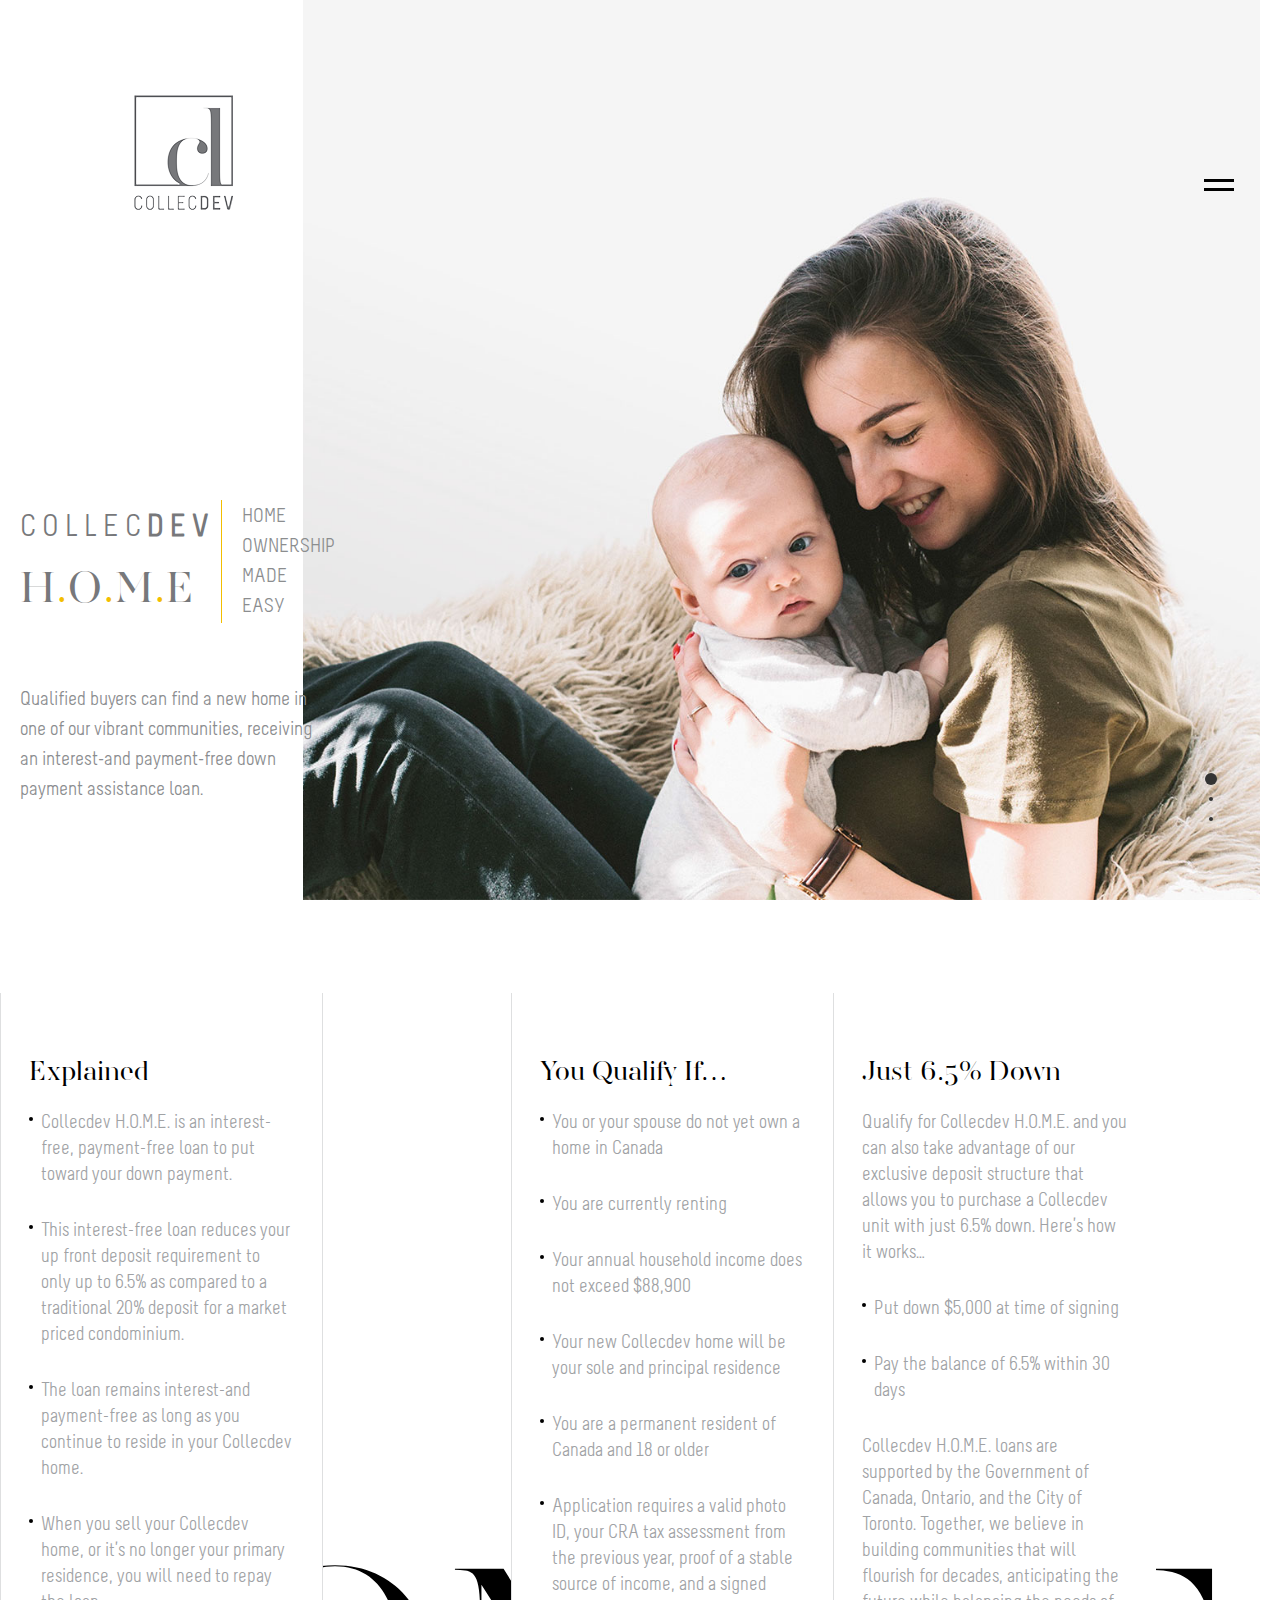
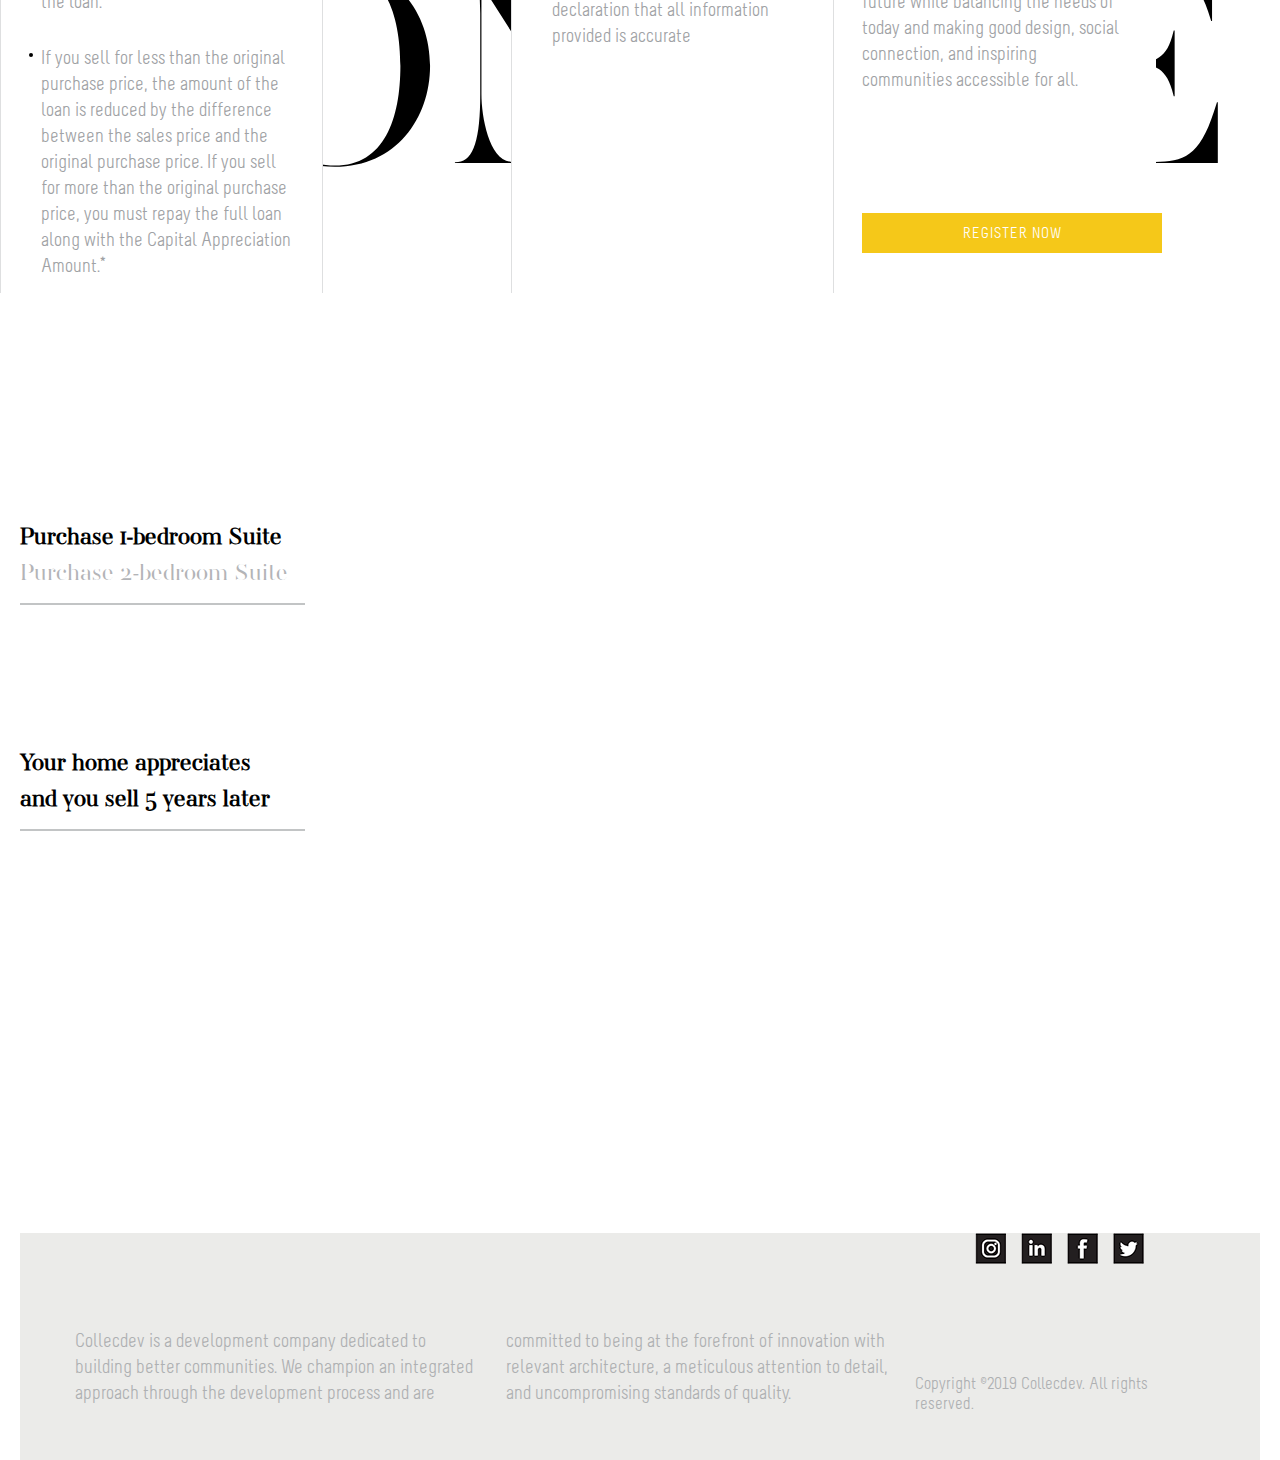
<file: home.html>
<!DOCTYPE html>
<html lang="en">
    <head>
        <meta charset="utf-8">
        <meta name="viewport" content="width=device-width, minimum-scale=1.0, maximum-scale=1.0, initial-scale=1.0, user-scalable=no">
        <meta name="format-detection" content="telephone=no">
        <title>Collecdev | Home</title>

        <link type="text/css" rel="stylesheet" href="css/slick.css">
        <link type="text/css" rel="stylesheet" href="css/jquery.mCustomScrollbar.css">
        <link rel="stylesheet" type="text/css" href="css/fullpage.css" />
        <link type="text/css" rel="stylesheet" href="css/style.css">
    </head>

    <body>
        <div class="main-wrap">
            <!--  Beginning header section 
            ===============================  -->
            <header class="main-header-section">
                <div class="logo-wrap">
                    <a href="home.html" class="main-logo"><img src="images/main-logo.png" alt=""></a>
                    <div class="phone-nav">
                        <div></div>
                        <div></div>
                    </div>
                </div>
                <div class="nav-wrap">
                    <div class="common-wrap clear">
                        <div class="nav-details-wrap">
                            <nav class="main-nav">
                                <ul>
                                    <li><a href="#">About</a></li>
                                    <li><a href="#">Communities</a></li>
                                    <li><a href="#">News</a></li>
                                    <li><a href="#">Team</a></li>
                                    <li><a href="#">Collecdev H.O.M.E.</a></li>
                                    <li><a href="#">CONTACT</a></li>
                                    <li><a href="#">REGISTER</a></li>
                                </ul>
                            </nav>
                            <div class="form-info-wrap">
                                <form action="#" method="post">
                                    <div class="input-wrap">
                                        <input type="text" placeholder="FIRST NAME*">
                                    </div>
                                    <div class="input-wrap">
                                        <input type="text" placeholder="EMAIL*" id="two">
                                    </div>
                                    <div class="input-wrap">
                                        <input type="text" placeholder="LAST NAME*" id="three">
                                    </div>
                                    <div class="input-wrap">
                                        <input type="text" placeholder="PHONE*" id="four">
                                    </div>
                                    <div class="check-wrap">
                                        <p>CONTACT REGARDING DEVELOPMENTS I'M INTERESTED IN:</p>
                                        <div class="check-item-wrap">
                                            <div class="check-item">
                                                <input type="checkbox" id="option1">
                                                <label for="option1">Tretti Condos</label>
                                            </div>
                                            <div class="check-item">
                                                <input type="checkbox" id="option2">
                                                <label for="option2">nordic condos</label>
                                            </div>
                                            <div class="check-item">
                                                <input type="checkbox" id="option3">
                                                <label for="option3">300 bloor st west</label>
                                            </div>
                                            <div class="check-item">
                                                <input type="checkbox" id="option4">
                                                <label for="option4">westwood gardens</label>
                                            </div>
                                            <div class="check-item">
                                                <input type="checkbox" id="option5">
                                                <label for="option5">2450 Victoria Park</label>
                                            </div>
                                        </div>
                                    </div>
                                    <div class="check-wrap box-check">
                                        <p>CONTACT REGARDING DEVELOPMENTS I'M INTERESTED IN:</p>
                                        <div class="check-item-wrap">
                                            <div class="check-item">
                                                <input type="checkbox" id="option6">
                                                <label for="option6"></label>
                                                <p><strong>Express consent as per the Canadian anti-spam legislation:</strong> By clicking this box or by completing this Registration Form for Collecdev, I expressly provide my consent to receive electronic messages from Collecdev retroactively, today and in the future. I understand that I may withdraw my consent by unsubscribing at anytime.</p>
                                            </div>
                                        </div>
                                    </div>
                                    <div class="input-wrap submit-wrap">
                                        <input type="submit" value="subscribe">
                                    </div>
                                </form>
                            </div>
                        </div>
                    </div>
                </div>
            </header>
            <!-- //End header section -->

            <!-- Beginning main content section 
            ==================================== -->
            <section class="main-content-wrap home-content">
                <div id="fullpage">
                    <section class="hero-content-section scroll section" id="welcome">
                        <div class="common-wrap clear">
                            <div class="hero-video-wrapper">
                                <div class="video-text-wrap">
                                    <div class="video-title-info">
                                        <div class="video-title">
                                            <h2>collec<strong>dev</strong></h2>
                                            <h1>h<em>.</em>o<em>.</em>m<em>.</em>e</h1>
                                        </div>
                                        <p>home ownership made easy</p>
                                    </div>
                                    <p class="video-text">Qualified buyers can find a new home in one of our vibrant communities, receiving an interest-and payment-free down payment assistance loan.</p>
                                </div>
                                <div class="video-wrap">
                                    <div class="animated-cursor">
                                        <div class="video-info" style="background-image: url(images/video-banner.jpg)">
                                            <div class="circle-cursor circle-cursor--outer"></div>
                                            <div class="video-container" style="display: none">
                                                <iframe id="videos" style="overflow:hidden;height:100%;width:100%"  height="100%" width="100%" src="https://www.youtube.com/embed/LmHBrvqhoSQ"rel=0&amp;autoplay=1 frameborder="0" allowfullscreen></iframe>
                                            </div>
                                        </div>
                                    </div>
                                    <div class="video-overlay">
                                        <a class="video-overlay-close"><img src="images/video-close-icon.png" alt=""></a>
                                        <div class="tutorial"></div>
                                    </div>
                                </div>

                            </div>
                        </div>
                    </section>
                    <section class="content-details-section scroll section" id="content-details">
                       <div class="content-holder">
                           <div class="content-holder-item">
                               <h4>Explained</h4>
                               <ul>
                                   <li>Collecdev H.O.M.E. is an interest-free, payment-free loan to put toward your down payment.</li>
                                   <li>This interest-free loan reduces your up front deposit requirement to only up to 6.5% as compared to a traditional 20% deposit for a market priced condominium.</li>
                                   <li>The loan remains interest-and payment-free as long as you continue to reside in your Collecdev home.</li>
                                   <li>When you sell your Collecdev home, or it’s no longer your primary residence, you will need to repay the loan. 
    </li>
                                   <li>If you sell for less than the original purchase price, the amount of the loan is reduced by the difference between the sales price and the original purchase price. If you sell for more than the original purchase price, you must repay the full loan along with the Capital Appreciation Amount.*</li>
                               </ul>
                           </div>
                           <div class="content-holder-item">
                               <h4>You Qualify If…</h4>
                               <ul>
                                   <li>You or your spouse do not yet own a home in Canada</li>
                                   <li>You are currently renting</li>
                                   <li>Your annual household income does not exceed $88,900</li>
                                   <li>Your new Collecdev home will be your sole and principal residence</li>
                                   <li>You are a permanent resident of Canada and 18 or older</li>
                                   <li>Application requires a valid photo ID, your CRA tax assessment from the previous year, proof of a stable source of income, and a signed declaration that all information provided is accurate</li>
                               </ul>
                           </div>
                           <div class="content-holder-item">
                               <h4>Just 6.5% Down</h4>
                               <p>Qualify for Collecdev H.O.M.E. and you can also take advantage of our exclusive deposit structure that allows you to purchase a Collecdev unit with just 6.5% down. Here’s how it works…
    </p>
                               <ul>
                                   <li>Put down $5,000 at time of signing</li>
                                   <li>Pay the balance of 6.5% within 30 days</li>
                               </ul>
                               <p>Collecdev H.O.M.E. loans are supported by the Government of Canada, Ontario, and the City of Toronto. Together, we believe in building communities that will flourish for decades, anticipating the future while balancing the needs of today and making good design, social connection, and inspiring communities accessible for all.</p>
                               <a href="#" class="btn yellow-bg large textuppercase">register now</a>
                           </div> 
                       </div>
                        <div class="big-text-deals">
                            <div class="mother-img"><img src="images/mother.png" alt="" ></div>
                            <span>h</span>
                            <span>o</span>
                            <span>m</span>
                            <span>i</span>
                            <span>e</span>
                            <span>i</span>
                            <span>e</span>
                        </div>
                    </section>
                    <section class="purchase-details-section scroll section" id="purchase">
                        <div class="common-wrap clear">
                            <div class="purchase-details-wrap">
                                <div class="purchase-title-info">
                                    <h4><strong>Purchase 1-bedroom Suite</strong></h4>
                                    <h4>Purchase 2-bedroom Suite</h4>
                                </div>
                                <div class="purchase-holder-item-wrap">
                                    <div class="purchase-item animate delay-1 animate-from-right">
                                        <div class="purchase-icon-wrap">
                                            <div class="purchase-icon"><img src="images/purchase-icon1.png" alt=""></div>
                                        </div>
                                        <div class="purchase-info">
                                            <span>Purchase Price:</span>
                                            <dfn>$370,102</dfn>
                                        </div>
                                    </div>
                                    <div class="purchase-item animate delay-2 animate-from-right">
                                        <div class="purchase-icon-wrap">
                                            <div class="purchase-icon"><img src="images/purchase-icon2.png" alt=""></div>
                                        </div>
                                        <div class="purchase-info">
                                            <span>Your 6.3% Deposit: </span>
                                            <dfn>$23,301</dfn>
                                        </div>
                                    </div>
                                    <div class="purchase-item animate delay-3 animate-from-right">
                                        <div class="purchase-icon-wrap">
                                            <div class="toltip-icon"><img src="images/tool-tip-icon.png" alt=""></div>
                                            <div class="purchase-icon"><img src="images/toltip--big-icon.png" alt=""></div>
                                        </div>
                                        <div class="purchase-info">
                                            <span>HOAP at $25,000*</span>
                                            <dfn>IAH at $25,720*</dfn>
                                        </div>
                                        <div class="toltip-text">
                                            <span>Total: $74,021 </span>
                                            <em>(20% of the Purchase Price)</em>
                                        </div>
                                    </div>
                                    <div class="purchase-item animate delay-4 animate-from-right">
                                        <div class="purchase-icon-wrap">
                                            <div class="purchase-icon"><img src="images/purchase-icon4.png" alt=""></div>
                                        </div>
                                        <div class="purchase-info">
                                            <span>Bank Mortgage:</span>
                                            <dfn>$296,082</dfn>
                                        </div>
                                    </div>
                                    <div class="purchase-item animate delay-5 animate-from-right">
                                        <div class="purchase-icon-wrap">
                                            <div class="purchase-icon"><img src="images/purchase-icon5.png" alt=""></div>
                                        </div>
                                        <div class="purchase-info">
                                            <span>Monthly Mortgage </span>
                                            <dfn>Payment: $1,457</dfn>
                                        </div>
                                    </div>
                                    <div class="purchase-item total-info animate delay-6 animate-from-right">
                                        <div class="purchase-icon-wrap">
                                            <div class="total-toltip-icon"><img src="images/tool-tip-icon.png" alt=""></div>
                                            <h5>MONTHLY CARRYING COST</h5>
                                        </div>
                                        <div class="purchase-info">
                                            <h2>$2,056*</h2>
                                        </div>
                                    </div>
                                </div>
                            </div>
                            <div class="purchase-details-wrap">
                                <div class="purchase-title-info">
                                    <h4><strong>Your home appreciates <br> and you sell 5 years later</strong></h4>
                                </div>
                                <div class="purchase-holder-item-wrap">
                                    <div class="purchase-item  animate delay-1 animate-from-right">
                                        <div class="purchase-icon-wrap">
                                            <div class="purchase-icon"><img src="images/purchase-icon1.png" alt=""></div>
                                        </div>
                                        <div class="purchase-info">
                                            <span>Original Purchase Price: </span>
                                            <dfn>$370,102</dfn>
                                        </div>
                                    </div>
                                    <div class="purchase-item  animate delay-2 animate-from-right">
                                        <div class="purchase-icon-wrap">
                                            <div class="purchase-icon"><img src="images/purchase-icon6.png" alt=""></div>
                                        </div>
                                        <div class="purchase-info">
                                            <span>ncrease in Value: </span>
                                            <dfn>$102,252 (5%/year)</dfn>
                                        </div>
                                    </div>
                                    <div class="purchase-item  animate delay-3 animate-from-right">
                                        <div class="purchase-icon-wrap">
                                            <div class="purchase-icon"><img src="images/purchase-icon7.png" alt=""></div>
                                        </div>
                                        <div class="purchase-info">
                                            <span>Resale Price: $472,354</span>
                                            <dfn>$370,102</dfn>
                                        </div>
                                    </div>
                                    <div class="purchase-item  animate delay-4 animate-from-right">
                                        <div class="purchase-icon-wrap">
                                            <div class="purchase-icon"><img src="images/purchase-icon4.png" alt=""></div>
                                        </div>
                                        <div class="purchase-info">
                                            <span>Re-pay bank mortgage: </span>
                                            <dfn>$258, 257</dfn>
                                        </div>
                                    </div>
                                    <div class="purchase-item  animate delay-5 animate-from-right">
                                        <div class="purchase-icon-wrap">
                                            <div class="toltip-icon"><img src="images/tool-tip-icon.png" alt=""></div>
                                            <div class="purchase-icon"><img src="images/toltip--big-icon.png" alt=""></div>
                                        </div>
                                        <div class="purchase-info">
                                            <span>Re-pay HOAP & IAH Funds: $64,733</span>
                                            <dfn>$370,102</dfn>
                                        </div>
                                        <div class="toltip-text">
                                            <em>*Calculated at (IAH + HOAP)/Purchase Price x Resale Price.</em>
                                        </div>
                                    </div>
                                    <div class="purchase-item  animate delay-6 animate-from-right total-info">
                                        <div class="purchase-icon-wrap">
                                           <div class="total-toltip-icon"><img src="images/tool-tip-icon.png" alt=""></div>
                                            <h5>INCREASE IN EQUITY AFTER REAL STATE FEES</h5>
                                        </div>
                                        <div class="purchase-info">
                                           <h2>$102,446*</h2>
                                        </div>
                                    </div>
                                </div>
                            </div>
                        </div>
                    </section>
                </div>
            </section>
           
            <!-- //End main content section -->

            <!-- Beginning footer section
            ============================== -->
            <footer class="main-footer-section">
                <div class="common-wrap clear footer-inner">
                    <div class="highlighted-content-wrap">
                        <div class="highlighted-item"><p>Collecdev is a development company dedicated to 
building better communities. We champion an integrated approach through the development process and are </p></div>
                        <div class="highlighted-item"><p>committed to being at the forefront of innovation with relevant architecture, a meticulous attention to detail, and uncompromising standards of quality.</p></div>
                        <div class="highlighted-item">
                            <div class="social-wrap">
                                <a href="#"><img src="images/instagram-color.png" alt=""></a>
                                <a href="#"><img src="images/linkdin-color.png" alt=""></a>
                                <a href="#"><img src="images/facebook-color.png" alt=""></a>
                                <a href="#"><img src="images/twitter-color.png" alt=""></a>
                            </div>
                            <p class="copyright">Copyright ©2019 Collecdev. All rights reserved.</p>
                        </div>
                    </div>
                </div>
            </footer>
            <!-- //End main footer section -->
        </div>
        <script type="text/javascript" src="scripts/jquery-3.3.1.min.js"></script>
        <script type="text/javascript" src="scripts/slick.js"></script>
        <script type="text/javascript" src="scripts/jquery.mCustomScrollbar.concat.min.js"></script>
        <script type="text/javascript" src="scripts/TweenMax.min.js"></script>
        <script type="text/javascript" src="scripts/cursoreffect.js"></script>
        <script type="text/javascript" src="scripts/fullpage.js"></script>
        <script type="text/javascript" src="scripts/common-scripts.js" defer></script>
        
    </body>
</html>
</file>
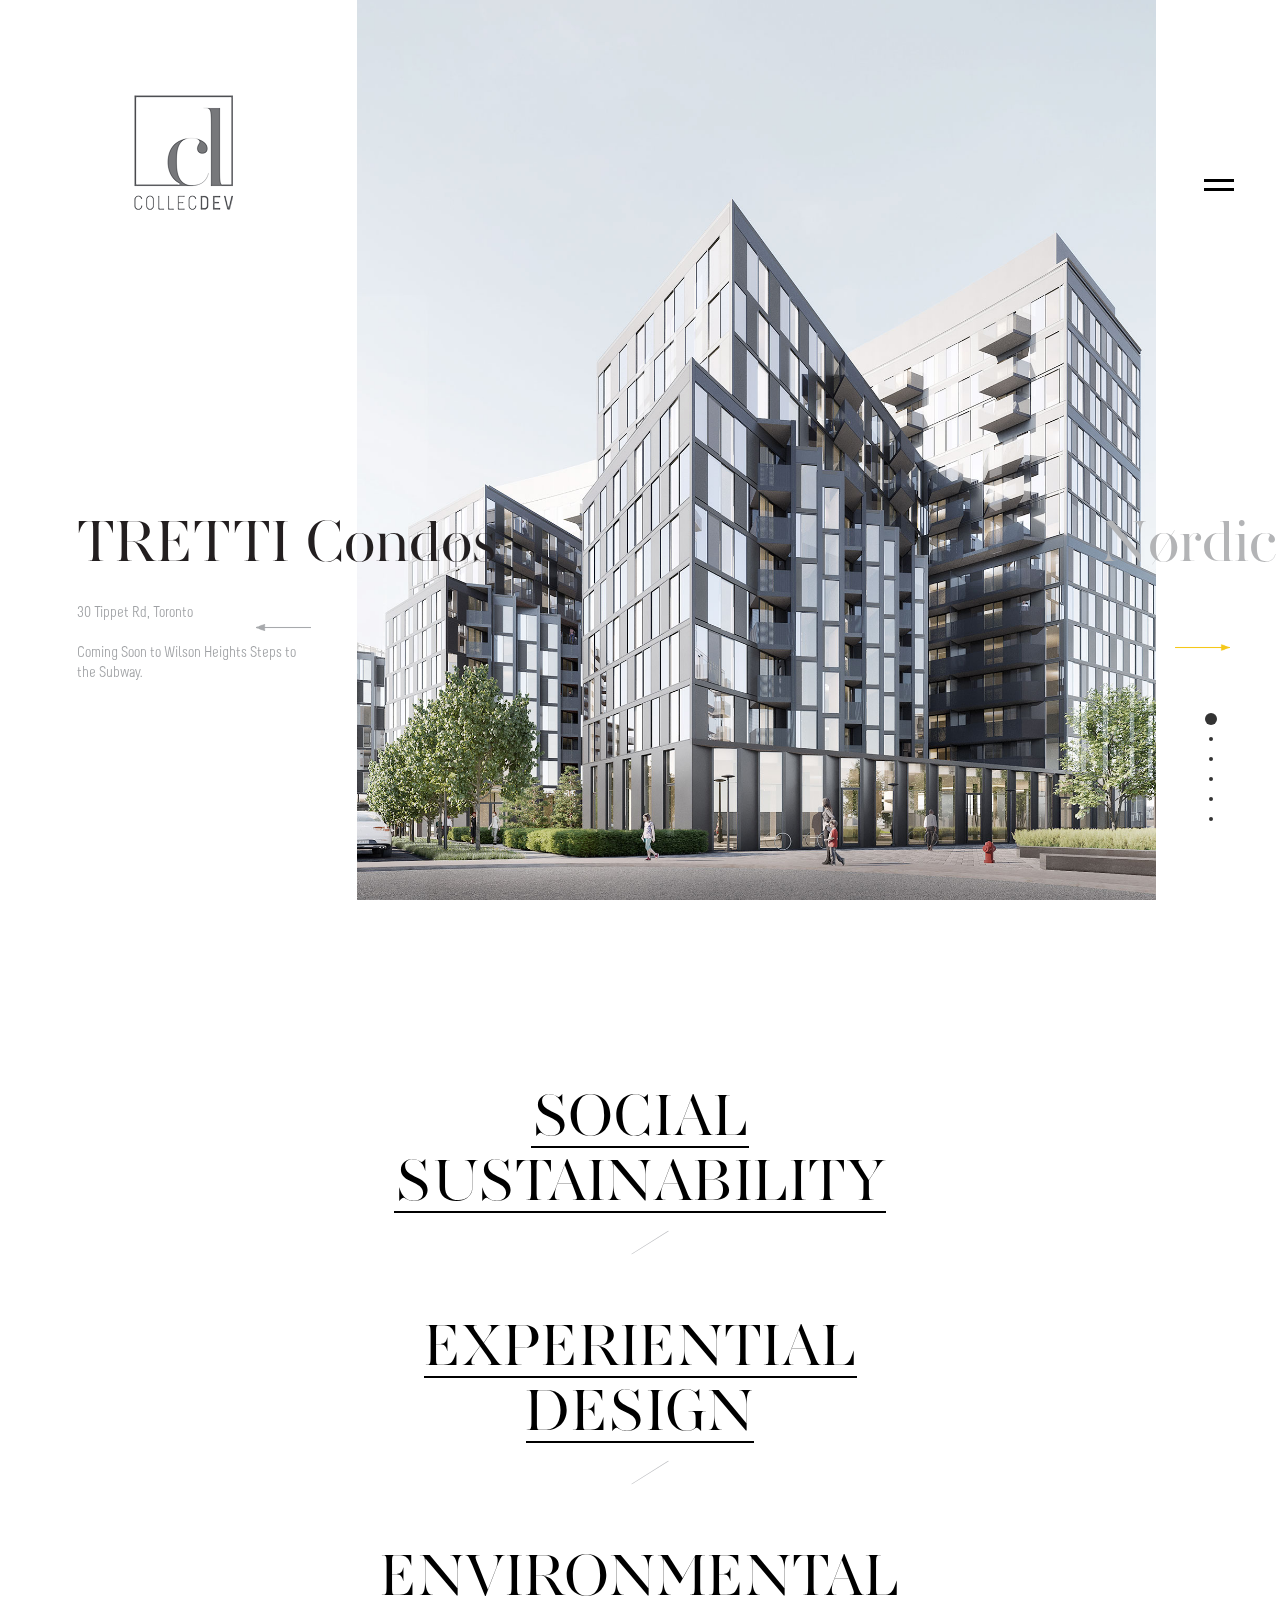
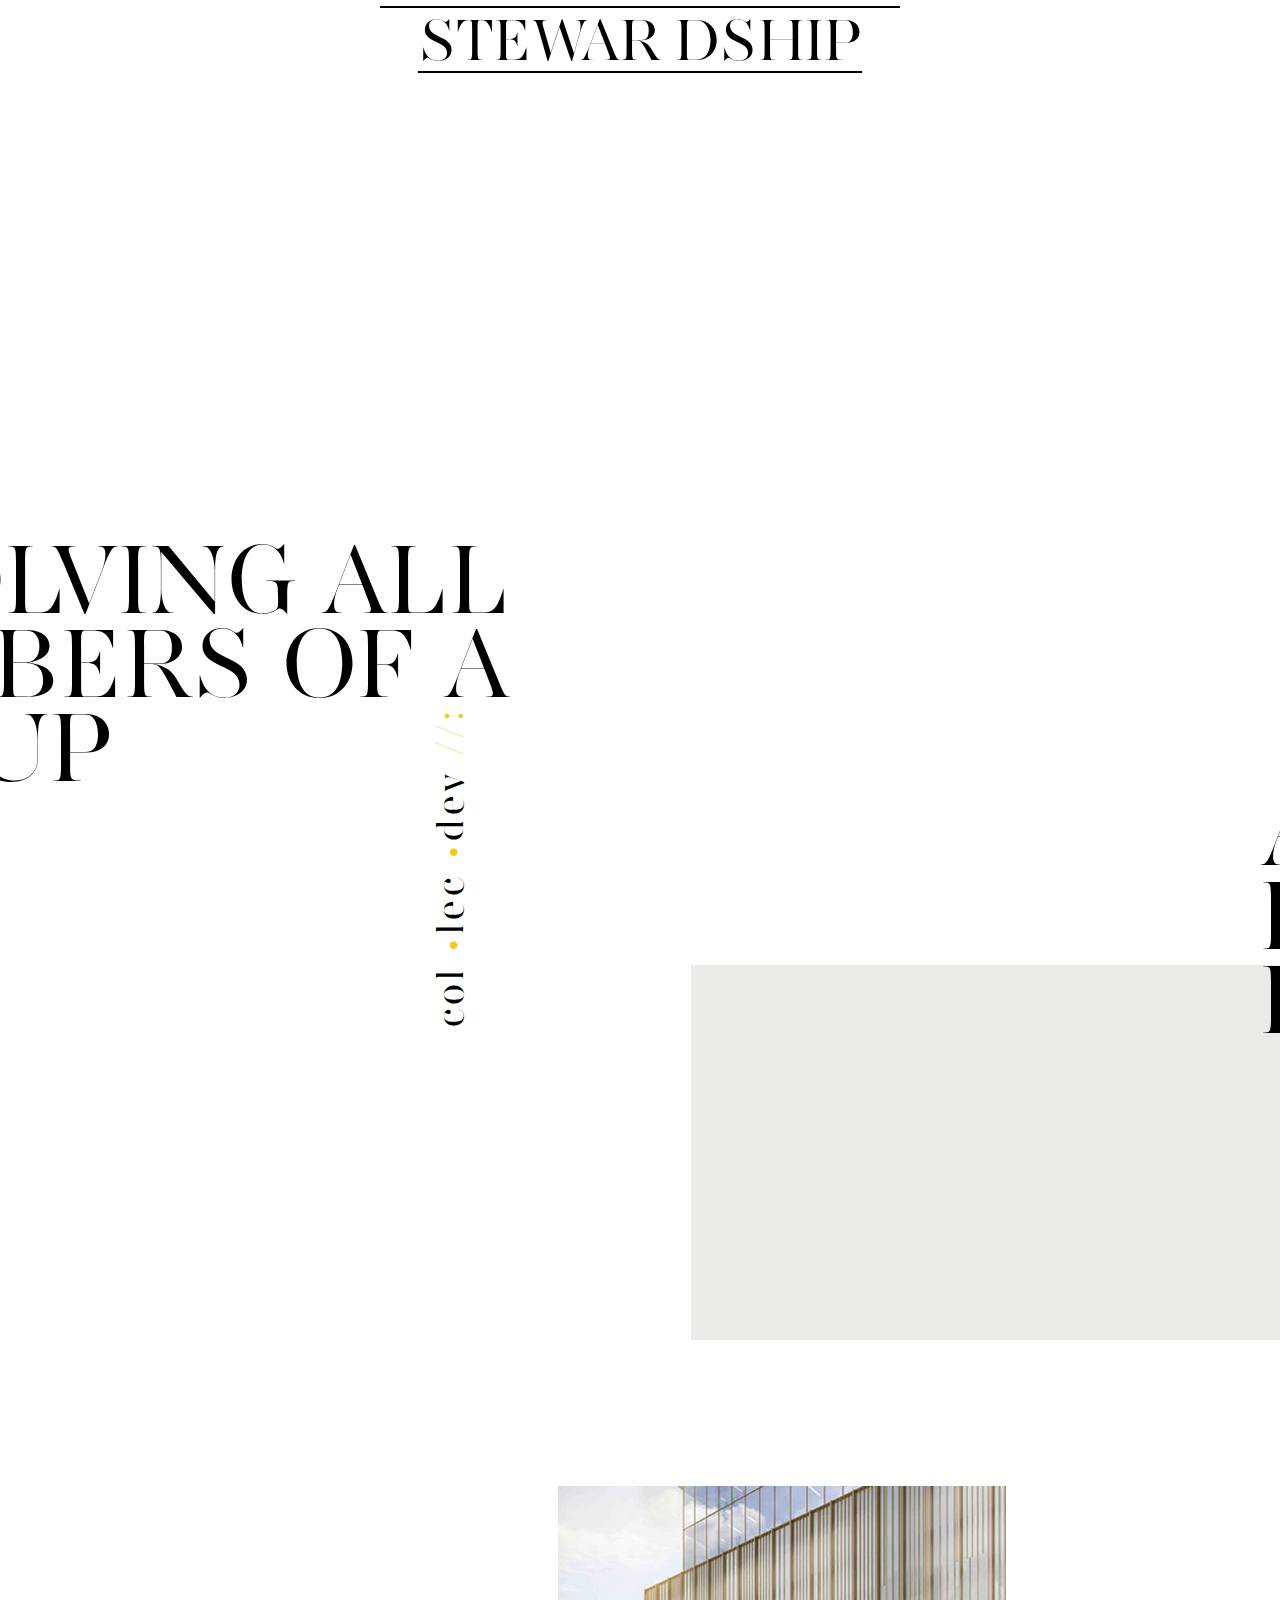
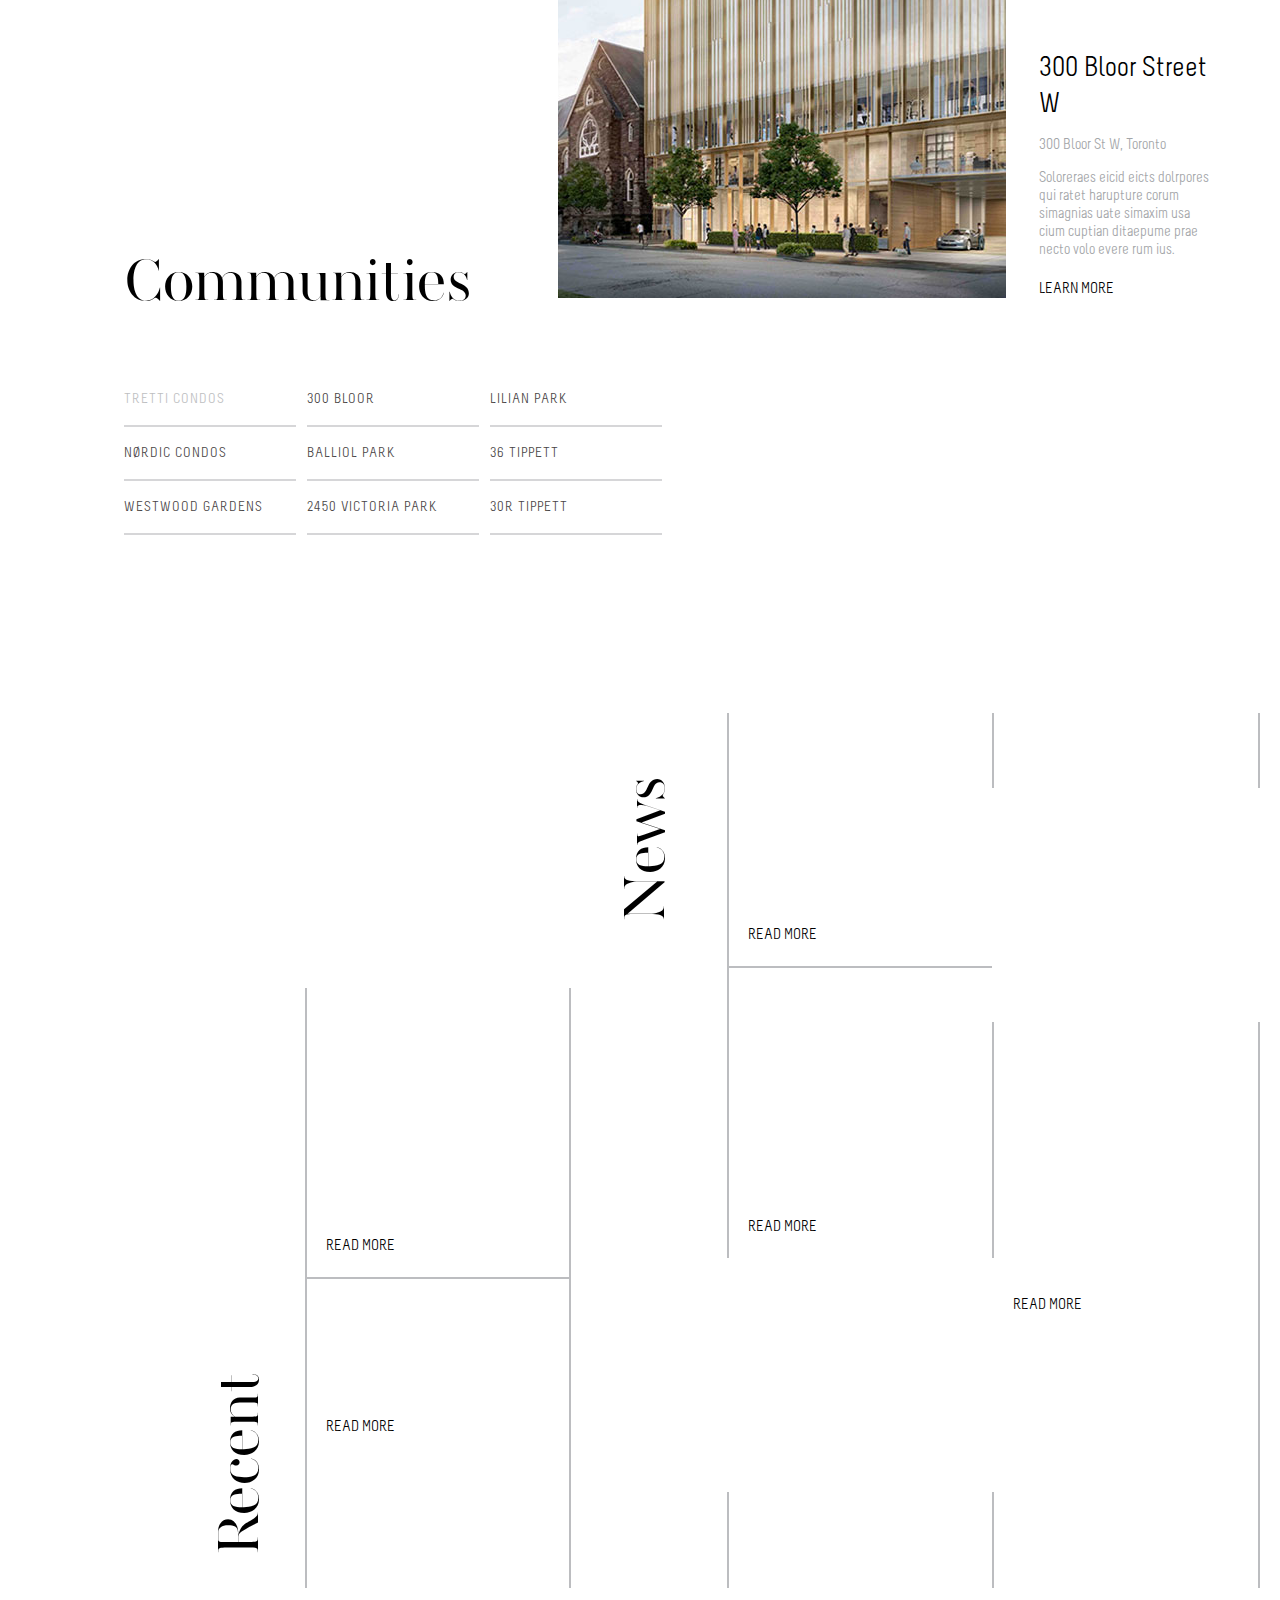
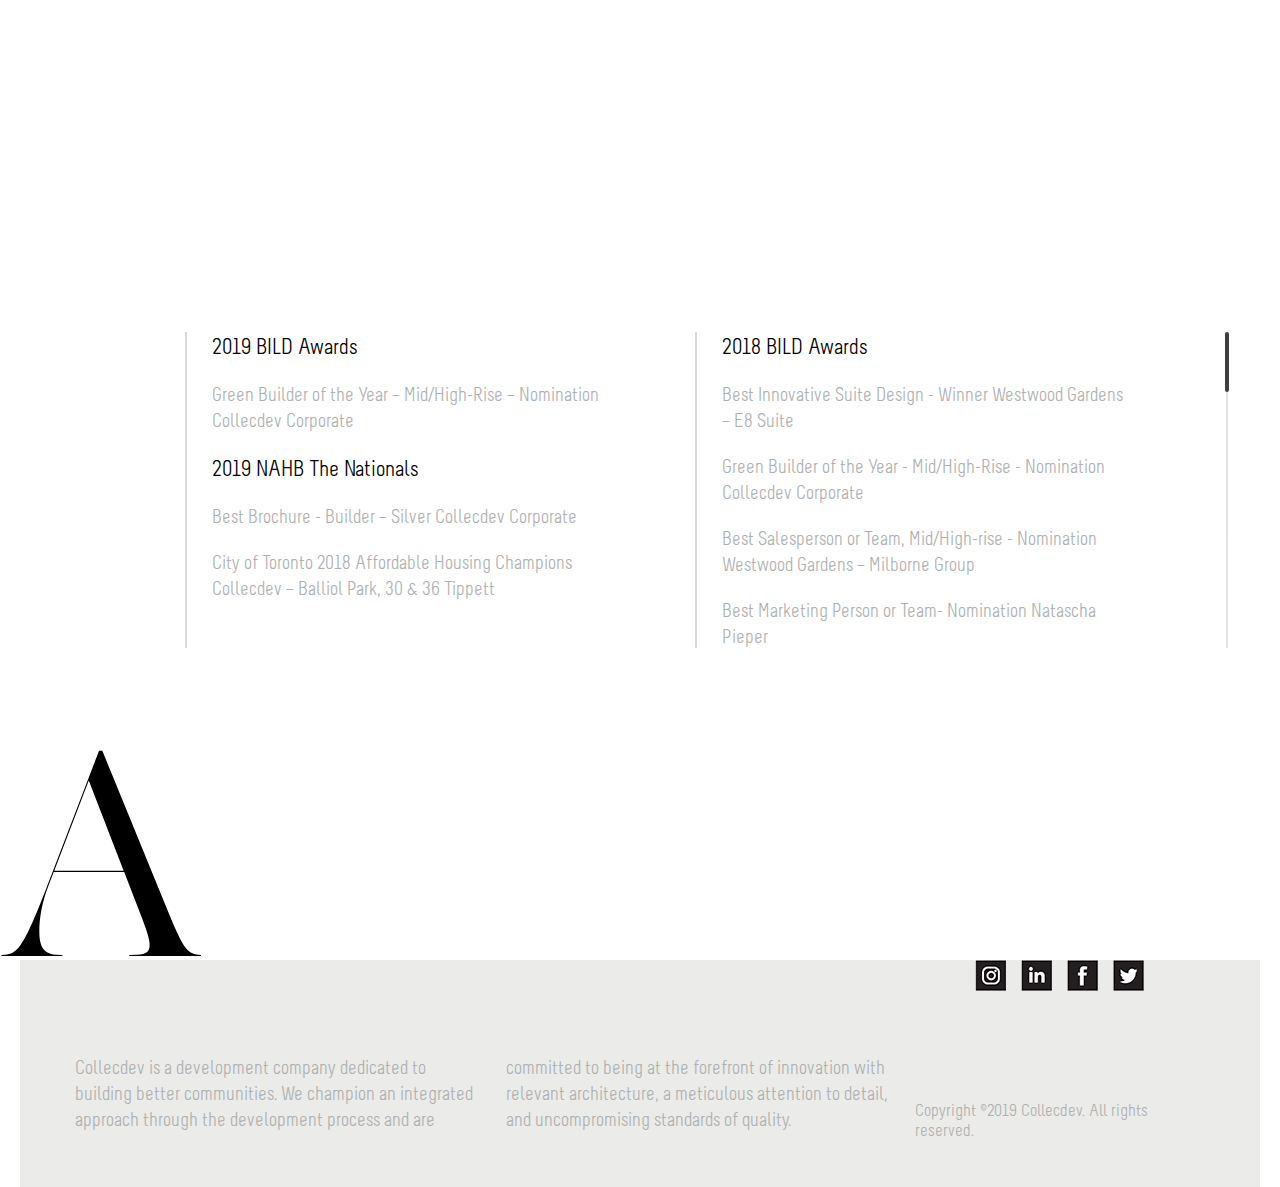
<file: landing.html>
<!DOCTYPE html>
<html lang="en">

<head>
    <meta charset="utf-8">
    <meta name="viewport" content="width=device-width, minimum-scale=1.0, maximum-scale=1.0, initial-scale=1.0, user-scalable=no">
    <meta name="format-detection" content="telephone=no">
    <title>Collecdev | Landing</title>

    <link type="text/css" rel="stylesheet" href="css/slick.css">
    <link type="text/css" rel="stylesheet" href="css/jquery.mCustomScrollbar.css">
    <link type="text/css" rel="stylesheet" href="css/fullpage.css">
    <link type="text/css" rel="stylesheet" href="css/style.css">
</head>

<body>
    <div class="main-wrap">
        <!--  Beginning header section 
            ===============================  -->
        <header class="main-header-section">
            <div class="logo-wrap">
                <a href="home.html" class="main-logo"><img src="images/main-logo.png" alt=""></a>
                <div class="phone-nav">
                    <div></div>
                    <div></div>
                </div>
            </div>
            <div class="nav-wrap">
                <div class="common-wrap clear">
                    <div class="nav-details-wrap">
                        <nav class="main-nav">
                            <ul>
                                <li><a href="#">About</a></li>
                                <li><a href="#">Communities</a></li>
                                <li><a href="#">News</a></li>
                                <li><a href="#">Team</a></li>
                                <li><a href="#">Collecdev H.O.M.E.</a></li>
                                <li><a href="#">CONTACT</a></li>
                                <li><a href="#">REGISTER</a></li>
                            </ul>
                        </nav>
                        <div class="form-info-wrap">
                            <form action="#" method="post">
                                <div class="input-wrap">
                                    <input type="text" placeholder="FIRST NAME*">
                                </div>
                                <div class="input-wrap">
                                    <input type="text" placeholder="EMAIL*" id="two">
                                </div>
                                <div class="input-wrap">
                                    <input type="text" placeholder="LAST NAME*" id="three">
                                </div>
                                <div class="input-wrap">
                                    <input type="text" placeholder="PHONE*" id="four">
                                </div>
                                <div class="check-wrap">
                                    <p>CONTACT REGARDING DEVELOPMENTS I'M INTERESTED IN:</p>
                                    <div class="check-item-wrap">
                                        <div class="check-item">
                                            <input type="checkbox" id="option1">
                                            <label for="option1">Tretti Condos</label>
                                        </div>
                                        <div class="check-item">
                                            <input type="checkbox" id="option2">
                                            <label for="option2">nordic condos</label>
                                        </div>
                                        <div class="check-item">
                                            <input type="checkbox" id="option3">
                                            <label for="option3">300 bloor st west</label>
                                        </div>
                                        <div class="check-item">
                                            <input type="checkbox" id="option4">
                                            <label for="option4">westwood gardens</label>
                                        </div>
                                        <div class="check-item">
                                            <input type="checkbox" id="option5">
                                            <label for="option5">2450 Victoria Park</label>
                                        </div>
                                    </div>
                                </div>
                                <div class="check-wrap box-check">
                                    <p>CONTACT REGARDING DEVELOPMENTS I'M INTERESTED IN:</p>
                                    <div class="check-item-wrap">
                                        <div class="check-item">
                                            <input type="checkbox" id="option6">
                                            <label for="option6"></label>
                                            <p><strong>Express consent as per the Canadian anti-spam legislation:</strong> By clicking this box or by completing this Registration Form for Collecdev, I expressly provide my consent to receive electronic messages from Collecdev retroactively, today and in the future. I understand that I may withdraw my consent by unsubscribing at anytime.</p>
                                        </div>
                                    </div>
                                </div>
                                <div class="input-wrap submit-wrap">
                                    <input type="submit" value="subscribe">
                                </div>
                            </form>
                        </div>
                    </div>
                </div>
            </div>
        </header>
        <!-- //End header section -->

        <!-- Beginning main content section 
            ==================================== -->
        <section class="main-content-wrap">
            <div id="fp-nav" class="fp-right" style="margin-top: -33.5px;">
                <ul>
                    <li class="current-menu-item"><a href="#hero"></a></li>
                    <li><a href=""></a></li>
                    <li><a href=""></a></li>
                    <li><a href=""></a></li>
                    <li><a href=""></a></li>
                    <li><a href=""></a></li>
                </ul>
            </div>
            <div id="fullpage">
                <section class="hero-content-section scroll section" id="hero">
                    <div class="slider-info-wrap">
                        <div class="slide-wrap main-slider" id="main-slider">
                            <div class="slide-item">
                                <div class="slide-item-info">
                                    <div class="slider-thumb-wrap">
                                        <div class="slider-thumb" style="background-image: url(images/slider-thumb1.jpg)"></div>
                                    </div>
                                </div>
                            </div>
                            <div class="slide-item">
                                <div class="slide-item-info">
                                    <div class="slider-thumb-wrap">
                                        <div class="slider-thumb" style="background-image: url(images/slider-thumb2.jpg)"></div>
                                    </div>
                                </div>
                            </div>
                            <div class="slide-item">
                                <div class="slide-item-info">
                                    <div class="slider-thumb-wrap">
                                        <div class="slider-thumb" style="background-image: url(images/slider-thumb2.jpg)"></div>
                                    </div>
                                </div>
                            </div>
                        </div>
                        <div class="title-slider-info">
                            <div class="title-slider-wrap" id="title-slider">
                                <div class="title-slider">
                                    <div class="slider-info">
                                        <h2>TRETTI Condos</h2>
                                        <span>30 Tippet Rd, Toronto</span>
                                        <p>Coming Soon to Wilson Heights Steps to the Subway.</p>
                                    </div>
                                </div>
                                <div class="title-slider">
                                    <div class="slider-info">
                                        <h2>Nørdic Condos</h2>
                                        <span>500 Wilson Ave, Toronto</span>
                                        <p>Coming Soon to Wilson Heights Register Today</p>
                                    </div>
                                </div>
                                <div class="title-slider">
                                    <div class="slider-info">
                                        <div class="slider-info">
                                            <h2>West Condos</h2>
                                            <span>200 Wilson Ave, Toronto</span>
                                            <p>Coming Soon to Wilson Heights Register Today</p>
                                        </div>
                                    </div>
                                </div>
                            </div>
                        </div>
                        <div class="arrows-wrap">
                            <div class="Prev"></div>
                            <div class="Next"></div>
                        </div>
                    </div>
                </section>
               <section class="action-to-link-section white-bg section" id="section1">
                    <div class="action-inner">
                        <div class="action-wrap">
                            <div class="circle-cursor circle-cursor--outer">
                                <div class="hover-cursor">
                                    <div class="hover-img">
                                        <img src="images/action-item.png" alt="" class="hover-img-item" width="286" height="286">
                                        <img src="images/action-item2.png" alt="" class="hover-img-item" width="286" height="286">
                                        <img src="images/action-item3.png" alt="" class="hover-img-item" width="286" height="286">
                                    </div>
                                    <div class="tile-wrap">
                                        <div class="tile-inner">
                                            <div class="u-pos-tl">
                                                <div class="line-h"></div>
                                                <div class="line-h"></div>
                                                <div class="line-h"></div>
                                                <div class="line-h"></div>
                                                <div class="line-h"></div>
                                            </div>
                                            <div class="u-pos-tl">
                                                <div class="line-v"></div>
                                                <div class="line-v"></div>
                                                <div class="line-v"></div>
                                                <div class="line-v"></div>
                                                <div class="line-v"></div>
                                                <div class="line-v"></div>
                                                <div class="line-v"></div>
                                            </div>
                                        </div>
                                    </div>
                                </div>
                            </div>
                            <ul>
                                <li><a href="#"><span>SOCIAL</span><br><span>SUSTAINABILITY</span></a></li>
                                <li> <a href="#"><span>EXPERIENTIAL </span><br><span>DESIGN</span></a></li>
                                <li><a href="#"><span>ENVIRONMENTAL</span><br><span>STEWAR DSHIP</span></a></li>
                            </ul>
                        </div>
                    </div>
                </section>
                <section class="involving-section scroll section" id="section2">
                    <div class="involving-wrap clear">
                        <div class="involving-info animate">
                            <span>col <em>•</em>lec <em>•</em>dev <em>//:</em></span>
                            <h2><em>INVOLVING ALL MEMBERS OF A GROUP</em><dfn>AS DISTINCT FROM ITS INDIVIDUALS</dfn></h2>
                        </div>
                    </div>
                </section>
                <section class="tab-details-section scroll section" id="section3">
                    <div class="common-wrap clear">
                        <h2 class="mobi">Communities</h2>
                        <div class="blank-image-wrap">
                            <div class="blank-image" id="blank-image"></div>
                            <div class="close-icon"><img src="images/close-icon.png" alt=""></div>
                        </div>
                        <div class="tab-wrap">
                            <div class="tab-content-wrap">
                                <div class="tab-item-wrap">
                                    <div class="tab-thumb-wrap">
                                        <div class="overlay-wrap">
                                            <div class="ov-w"></div>
                                            <div class="ov-w"></div>
                                            <div class="ov-w"></div>
                                            <div class="ov-w"></div>
                                            <div class="ov-w"></div>
                                            <div class="ov-w"></div>
                                            <div class="ov-w"></div>
                                            <div class="ov-w"></div>
                                            <div class="ov-w"></div>
                                            <div class="ov-w"></div>
                                        </div>
                                        <div class="tab-thumb" style="background-image: url(images/tab-thumb1.jpg)"><img src="images/tab-thumb-pop-up1.jpg" alt="">
                                        </div>
                                    </div>
                                    <div class="tab-info">
                                        <h4>300 Bloor Street W</h4>
                                        <span>300 Bloor St W, Toronto</span>
                                        <p>Soloreraes eicid eicts dolrpores qui ratet harupture corum simagnias uate simaxim usa cium cuptian ditaepume prae necto volo evere rum ius. </p>
                                        <a href="#">learn More</a>
                                    </div>
                                </div>
                                <div class="tab-item-wrap">
                                    <div class="tab-thumb-wrap">
                                        <div class="overlay-wrap">
                                            <div class="ov-w"></div>
                                            <div class="ov-w"></div>
                                            <div class="ov-w"></div>
                                            <div class="ov-w"></div>
                                            <div class="ov-w"></div>
                                            <div class="ov-w"></div>
                                            <div class="ov-w"></div>
                                            <div class="ov-w"></div>
                                            <div class="ov-w"></div>
                                            <div class="ov-w"></div>
                                        </div>
                                        <div class="tab-thumb" style="background-image: url(images/tab-thumb2.jpg)"><img src="images/tab-thumb-pop-up2.jpg" alt="">
                                        </div>
                                    </div>
                                    <div class="tab-info">
                                        <h4>NØRDIC CONDOS</h4>
                                        <span>300 Bloor St W, Toronto</span>
                                        <p>Soloreraes eicid eicts dolrpores qui ratet harupture corum simagnias uate simaxim usa cium cuptian ditaepume prae necto volo evere rum ius. </p>
                                        <a href="#">learn More</a>
                                    </div>
                                </div>
                                <div class="tab-item-wrap">
                                    <div class="tab-thumb-wrap">
                                        <div class="overlay-wrap">
                                            <div class="ov-w"></div>
                                            <div class="ov-w"></div>
                                            <div class="ov-w"></div>
                                            <div class="ov-w"></div>
                                            <div class="ov-w"></div>
                                            <div class="ov-w"></div>
                                            <div class="ov-w"></div>
                                            <div class="ov-w"></div>
                                            <div class="ov-w"></div>
                                            <div class="ov-w"></div>
                                        </div>
                                        <div class="tab-thumb" style="background-image: url(images/tab-thumb3.jpg)"><img src="images/tab-thumb-pop-up3.jpg" alt="">
                                        </div>
                                    </div>
                                    <div class="tab-info">
                                        <h4>300 Bloor Street W</h4>
                                        <span>300 Bloor St W, Toronto</span>
                                        <p>Soloreraes eicid eicts dolrpores qui ratet harupture corum simagnias uate simaxim usa cium cuptian ditaepume prae necto volo evere rum ius. </p>
                                        <a href="#">learn More</a>
                                    </div>
                                </div>
                                <div class="tab-item-wrap">
                                    <div class="tab-thumb-wrap">
                                        <div class="overlay-wrap">
                                            <div class="ov-w"></div>
                                            <div class="ov-w"></div>
                                            <div class="ov-w"></div>
                                            <div class="ov-w"></div>
                                            <div class="ov-w"></div>
                                            <div class="ov-w"></div>
                                            <div class="ov-w"></div>
                                            <div class="ov-w"></div>
                                            <div class="ov-w"></div>
                                            <div class="ov-w"></div>
                                        </div>
                                        <div class="tab-thumb" style="background-image: url(images/tab-thumb4.jpg)"><img src="images/tab-thumb-pop-up4.jpg" alt="">
                                        </div>
                                    </div>
                                    <div class="tab-info">
                                        <h4>300 BLOOR</h4>
                                        <span>300 Bloor St W, Toronto</span>
                                        <p>Soloreraes eicid eicts dolrpores qui ratet harupture corum simagnias uate simaxim usa cium cuptian ditaepume prae necto volo evere rum ius. </p>
                                        <a href="#">learn More</a>
                                    </div>
                                </div>
                                <div class="tab-item-wrap">
                                    <div class="tab-thumb-wrap">
                                        <div class="overlay-wrap">
                                            <div class="ov-w"></div>
                                            <div class="ov-w"></div>
                                            <div class="ov-w"></div>
                                            <div class="ov-w"></div>
                                            <div class="ov-w"></div>
                                            <div class="ov-w"></div>
                                            <div class="ov-w"></div>
                                            <div class="ov-w"></div>
                                            <div class="ov-w"></div>
                                            <div class="ov-w"></div>
                                        </div>
                                        <div class="tab-thumb" style="background-image: url(images/tab-thumb5.jpg)"><img src="images/tab-thumb-pop-up5.jpg" alt="">
                                        </div>
                                    </div>
                                    <div class="tab-info">
                                        <h4>BALLIOL PARK</h4>
                                        <span>300 Bloor St W, Toronto</span>
                                        <p>Soloreraes eicid eicts dolrpores qui ratet harupture corum simagnias uate simaxim usa cium cuptian ditaepume prae necto volo evere rum ius. </p>
                                        <a href="#">learn More</a>
                                    </div>
                                </div>
                                <div class="tab-item-wrap">
                                    <div class="tab-thumb-wrap">
                                        <div class="overlay-wrap">
                                            <div class="ov-w"></div>
                                            <div class="ov-w"></div>
                                            <div class="ov-w"></div>
                                            <div class="ov-w"></div>
                                            <div class="ov-w"></div>
                                            <div class="ov-w"></div>
                                            <div class="ov-w"></div>
                                            <div class="ov-w"></div>
                                            <div class="ov-w"></div>
                                            <div class="ov-w"></div>
                                        </div>
                                        <div class="tab-thumb" style="background-image: url(images/tab-thumb6.jpg)"><img src="images/tab-thumb-pop-up6.jpg" alt="">
                                        </div>
                                    </div>
                                    <div class="tab-info">
                                        <h4>2450 VICTORIA PARK</h4>
                                        <span>300 Bloor St W, Toronto</span>
                                        <p>Soloreraes eicid eicts dolrpores qui ratet harupture corum simagnias uate simaxim usa cium cuptian ditaepume prae necto volo evere rum ius. </p>
                                        <a href="#">learn More</a>
                                    </div>
                                </div>
                                <div class="tab-item-wrap">
                                    <div class="tab-thumb-wrap">
                                        <div class="overlay-wrap">
                                            <div class="ov-w"></div>
                                            <div class="ov-w"></div>
                                            <div class="ov-w"></div>
                                            <div class="ov-w"></div>
                                            <div class="ov-w"></div>
                                            <div class="ov-w"></div>
                                            <div class="ov-w"></div>
                                            <div class="ov-w"></div>
                                            <div class="ov-w"></div>
                                            <div class="ov-w"></div>
                                        </div>
                                        <div class="tab-thumb" style="background-image: url(images/tab-thumb7.jpg)"><img src="images/tab-thumb-pop-up7.jpg" alt="">
                                        </div>
                                    </div>
                                    <div class="tab-info">
                                        <h4>LILIAN PARK</h4>
                                        <span>300 Bloor St W, Toronto</span>
                                        <p>Soloreraes eicid eicts dolrpores qui ratet harupture corum simagnias uate simaxim usa cium cuptian ditaepume prae necto volo evere rum ius. </p>
                                        <a href="#">learn More</a>
                                    </div>
                                </div>
                                <div class="tab-item-wrap">
                                    <div class="tab-thumb-wrap">
                                        <div class="overlay-wrap">
                                            <div class="ov-w"></div>
                                            <div class="ov-w"></div>
                                            <div class="ov-w"></div>
                                            <div class="ov-w"></div>
                                            <div class="ov-w"></div>
                                            <div class="ov-w"></div>
                                            <div class="ov-w"></div>
                                            <div class="ov-w"></div>
                                            <div class="ov-w"></div>
                                            <div class="ov-w"></div>
                                        </div>
                                        <div class="tab-thumb" style="background-image: url(images/tab-thumb8.jpg)"><img src="images/tab-thumb-pop-up8.jpg" alt="">
                                        </div>
                                    </div>
                                    <div class="tab-info">
                                        <h4>36 TIPPETT</h4>
                                        <span>300 Bloor St W, Toronto</span>
                                        <p>Soloreraes eicid eicts dolrpores qui ratet harupture corum simagnias uate simaxim usa cium cuptian ditaepume prae necto volo evere rum ius. </p>
                                        <a href="#">learn More</a>
                                    </div>
                                </div>
                                <div class="tab-item-wrap">
                                    <div class="tab-thumb-wrap">
                                        <div class="overlay-wrap">
                                            <div class="ov-w"></div>
                                            <div class="ov-w"></div>
                                            <div class="ov-w"></div>
                                            <div class="ov-w"></div>
                                            <div class="ov-w"></div>
                                            <div class="ov-w"></div>
                                            <div class="ov-w"></div>
                                            <div class="ov-w"></div>
                                            <div class="ov-w"></div>
                                            <div class="ov-w"></div>
                                        </div>
                                        <div class="tab-thumb" style="background-image: url(images/tab-thumb9.jpg)"><img src="images/tab-thumb-pop-up9.jpg" alt="">
                                        </div>
                                    </div>
                                    <div class="tab-info">
                                        <h4>30R TIPPETT</h4>
                                        <span>300 Bloor St W, Toronto</span>
                                        <p>Soloreraes eicid eicts dolrpores qui ratet harupture corum simagnias uate simaxim usa cium cuptian ditaepume prae necto volo evere rum ius. </p>
                                        <a href="#">learn More</a>
                                    </div>
                                </div>
                            </div>
                            <div class="tab-item">
                                <h2 class="desktop">Communities</h2>
                                <ul id="tabed">
                                    <li>TRETTI CONDOS</li>
                                    <li>NØRDIC CONDOS</li>
                                    <li>WESTWOOD GARDENS</li>
                                    <li>300 BLOOR</li>
                                    <li>BALLIOL PARK</li>
                                    <li>2450 VICTORIA PARK</li>
                                    <li>LILIAN PARK</li>
                                    <li>36 TIPPETT</li>
                                    <li>30R TIPPETT</li>
                                </ul>
                            </div>

                        </div>
                    </div>
                </section>
                <section class="news-wrap scroll section" id="section4">
                    <div class="green-living-wrap" id="greenLivingWrap">
                        <div class="close-icon" id="greenLeavingCloseBtn"><img src="images/close-icon.png" alt=""></div>
                        <div class="green-living-thumb" id="greenFullViewImage"></div>
                        <div class="common-wrap clear">
                            <div class="green-living-inner">
                                <div class="green-living-text">
                                    <div class="green-title" id="greenTitle"></div>
                                    <div class="green-living-text-inner styled">
                                        <div class="green-living" id="greenLivingTxt"></div>
                                    </div>
                                </div>
                            </div>
                        </div>
                    </div>
                    <div class="news-details-wrap">
                        <div class="common-wrap clear">
                            <div class="news-inner-wrap flex-box flex-justify">
                                <div class="recent-info-warp">
                                    <h2 class="mobi">Recent News</h2>
                                    <h2 class="desktop">Recent</h2>
                                    <div class="news-info-item">
                                        <div class="news-info-des">
                                            <div class="news-info-thumb animate">
                                                <div class="news-info-thumb-deals animate" style="background-image: url(images/news-thumb-1.jpg)">
                                                    <div class="social-wrap">
                                                        <a href="#"><img src="images/linkdin-icon.png" alt=""></a>
                                                        <a href="#"><img src="images/facebook-icon.png" alt=""></a>
                                                        <a href="#"><img src="images/twitter-icon.png" alt=""></a>
                                                        <a href="#" class="expandicon"><img src="images/expand-icon.png"></a>
                                                    </div>
                                                </div>
                                            </div>
                                            <div class="news-info-text">
                                                <div class="news-coll-info animate">
                                                    <h5>The unprecedented rise of Wilson Heights</h5>
                                                    <span class="date">APRIL 10, 2019</span>
                                                    <a href="#" class="read-more mobi">READ MORE</a>
                                                </div>
                                                <div class="news-info-content animate">
                                                    <p>In a city where opportunity and explosive growth have become the norm (Toronto is now home to more</p>
                                                </div>
                                                <div class="hidden-txt">
                                                    <p>In a city where opportunity and explosive growth have become the norm (Toronto is now home to more</p>
                                                    <p>Tretti Condos, steps from Wilson subway station, claims to tick all of those boxes. Designed by gh3), the uniquely shaped building with a gently curving spine and three “wings” stepped down from the roofline offers sheltered courtyards where children have a playground and adults have outdoor space. Plus, there’s a wide pedestrian path and 11,000 square feet of ground floor retail.</p>
                                                    <p>Tretti Condos, steps from Wilson subway station, claims to tick all of those boxes. Designed by gh3*, the uniquely shaped building with a gently curving spine and three “wings” stepped down from the roofline offers sheltered courtyards where children have a playground and adults have outdoor space. Plus, there’s a wide pedestrian path and 11,000 square feet of ground floor retail.</p>
                                                    <p>The suites are designed to maximize natural light, with views of lush landscaping. Interior designer Carmen Dragomir, of esQape Design, placed bedrooms on either side of the central living and </p>
                                                </div>
                                                <a href="#" class="read-more desktop">READ MORE</a>
                                            </div>
                                        </div>
                                        <div class="news-info-des">
                                            <div class="news-info-text">
                                                <div class="news-coll-info animate">
                                                    <h5>Proximity to public transit boosts property value </h5>
                                                    <span class="date">MAY 27, 2019</span>
                                                    <a href="#" class="read-more mobi">READ MORE</a>
                                                </div>
                                                <a href="#" class="read-more desktop">READ MORE</a>
                                            </div>
                                            <div class="news-info-thumb animate mobi">
                                                <div class="news-info-thumb-deals animate" style="background-image: url(images/news-thumb-1.jpg)">
                                                    <div class="social-wrap">
                                                        <a href="#"><img src="images/linkdin-icon.png" alt=""></a>
                                                        <a href="#"><img src="images/facebook-icon.png" alt=""></a>
                                                        <a href="#"><img src="images/twitter-icon.png" alt=""></a>
                                                        <a href="#" class="expandicon"><img src="images/expand-icon.png"></a>
                                                    </div>
                                                </div>
                                            </div>
                                        </div>
                                    </div>
                                </div>
                                <div class="news-info-wrap">
                                    <h2 class="desktop">News</h2>
                                    <div class="news-info-item">
                                        <div class="news-info-des">
                                            <div class="news-info-text">
                                                <div class="news-coll-info animate">
                                                    <h5>Wilson Heights – a charming toronto Community </h5>
                                                    <span class="date">APR 10, 2019</span>
                                                    <a href="#" class="read-more mobi">READ MORE</a>
                                                </div>
                                                <a href="#" class="read-more desktop">READ MORE</a>
                                            </div>
                                        </div>
                                        <div class="news-info-des">
                                            <div class="news-info-text">
                                                <div class="news-coll-info animate">
                                                    <h5>Green living in Wilson Heights</h5>
                                                    <span class="date">JUN 19, 2019</span>
                                                    <a href="#" class="read-more mobi">READ MORE</a>
                                                </div>
                                                <div class="news-info-content animate">
                                                    <p>Finding an affordable condo near public transit isn’t easy these days. And finding one that also boasts of noteworthy architecture and plentiful green space, is a major accomplishment.</p>
                                                </div>
                                                <div class="hidden-txt">
                                                    <p>Finding an affordable condo near public transit isn’t easy these days. And finding one that also boasts of noteworthy architecture and plentiful green space, is a major accomplishment.
                                                    </p>
                                                    <p>Tretti Condos, steps from Wilson subway station, claims to tick all of those boxes. Designed by gh3*, the uniquely shaped building with a gently curving spine and three “wings” stepped down from the roofline offers sheltered courtyards where children have a playground and adults have outdoor space. Plus, there’s a wide pedestrian path and 11,000 square feet of ground floor retail.</p>
                                                    <p>Tretti Condos, steps from Wilson subway station, claims to tick all of those boxes. Designed by gh3*, the uniquely shaped building with a gently curving spine and three “wings” stepped down from the roofline offers sheltered courtyards where children have a playground and adults have outdoor space. Plus, there’s a wide pedestrian path and 11,000 square feet of ground floor retail.</p>
                                                    <p>The suites are designed to maximize natural light, with views of lush landscaping. Interior designer Carmen Dragomir, of esQape Design, placed bedrooms on either side of the central living and </p>
                                                </div>
                                                <a href="#" class="read-more desktop">READ MORE</a>
                                            </div>
                                            <div class="news-info-thumb animate">
                                                <div class="news-info-thumb-deals" style="background-image: url(images/news-thumb-3.jpg)">
                                                    <div class="social-wrap">
                                                        <a href="#"><img src="images/linkdin-icon.png" alt=""></a>
                                                        <a href="#"><img src="images/facebook-icon.png" alt=""></a>
                                                        <a href="#"><img src="images/twitter-icon.png" alt=""></a>
                                                        <a href="#" class="expandicon"><img src="images/expand-icon.png"></a>
                                                    </div>
                                                </div>
                                            </div>
                                        </div>
                                    </div>
                                    <div class="news-info-item">
                                        <div class="news-info-des">
                                            <div class="news-info-thumb animate">
                                                <div class="news-info-thumb-deals" style="background-image: url(images/news-thumb-2.jpg)">
                                                    <div class="social-wrap">
                                                        <a href="#"><img src="images/linkdin-icon.png" alt=""></a>
                                                        <a href="#"><img src="images/facebook-icon.png" alt=""></a>
                                                        <a href="#"><img src="images/twitter-icon.png" alt=""></a>
                                                        <a href="#" class="expandicon"><img src="images/expand-icon.png"></a>
                                                    </div>
                                                </div>
                                            </div>
                                            <div class="news-info-text">
                                                <div class="news-coll-info animate">
                                                    <h5>Clean, green living in north toronto’s Wilson Heights neighbourhood</h5>
                                                    <span class="date"> APRIL 10, 2019</span>
                                                    <a href="#" class="read-more mobi">READ MORE</a>
                                                </div>
                                                <div class="news-info-content animate">
                                                    <p>A new park is among the green highlights of a condo project that will grow from a former parking lot in</p>
                                                </div>
                                                <div class="hidden-txt">
                                                    <p>A new park is among the green highlights of a condo project that will grow from a former parking lot in</p>
                                                    <p>Tretti Condos, steps from Wilson subway station, claims to tick all of those boxes. Designed by gh3*, the uniquely shaped building with a gently curving spine and three “wings” stepped down from the roofline offers sheltered courtyards where children have a playground and adults have outdoor space. Plus, there’s a wide pedestrian path and 11,000 square feet of ground floor retail.</p>
                                                    <p>Tretti Condos, steps from Wilson subway station, claims to tick all of those boxes. Designed by gh3*, the uniquely shaped building with a gently curving spine and three “wings” stepped down from the roofline offers sheltered courtyards where children have a playground and adults have outdoor space. Plus, there’s a wide pedestrian path and 11,000 square feet of ground floor retail.</p>
                                                    <p>The suites are designed to maximize natural light, with views of lush landscaping. Interior designer Carmen Dragomir, of esQape Design, placed bedrooms on either side of the central living and </p>
                                                </div>
                                                <a href="#" class="read-more desktop">READ MORE</a>
                                            </div>
                                        </div>
                                    </div>
                                </div>
                            </div>
                        </div>
                    </div>
                </section>
                <section class="article-details-section scroll section" id="section5">
                    <div class="common-wrap clear">
                        <div class="article-details-wrap styled">
                            <div class="article-info-wrap flex-box flex-justify">
                                <div class="article-item">
                                    <h5>2019 BILD Awards</h5>
                                    <p>Green Builder of the Year – Mid/High-Rise – Nomination Collecdev Corporate</p>
                                    <h5>2019 NAHB The Nationals</h5>
                                    <p>Best Brochure - Builder – Silver Collecdev Corporate</p>
                                    <p>City of Toronto 2018 Affordable Housing Champions Collecdev – Balliol Park, 30 &amp; 36 Tippett</p>
                                </div>
                                <div class="article-item">
                                    <h5>2018 BILD Awards</h5>
                                    <p>Best Innovative Suite Design - Winner Westwood Gardens – E8 Suite</p>
                                    <p>Green Builder of the Year - Mid/High-Rise - Nomination Collecdev Corporate</p>
                                    <p>Best Salesperson or Team, Mid/High-rise - Nomination Westwood Gardens – Milborne Group</p>
                                    <p>Best Marketing Person or Team- Nomination Natascha Pieper</p>
                                </div>
                            </div>
                            <div class="article-info-wrap flex-box flex-justify">
                                <div class="article-item">
                                    <h5>2019 BILD Awards</h5>
                                    <p>Green Builder of the Year – Mid/High-Rise – Nomination Collecdev Corporate</p>
                                    <h5>2019 NAHB The Nationals</h5>
                                    <p>Best Brochure - Builder – Silver Collecdev Corporate</p>
                                    <p>City of Toronto 2018 Affordable Housing Champions Collecdev – Balliol Park, 30 &amp; 36 Tippett</p>
                                </div>
                                <div class="article-item">
                                    <h5>2018 BILD Awards</h5>
                                    <p>Best Innovative Suite Design - Winner Westwood Gardens – E8 Suite</p>
                                    <p>Green Builder of the Year - Mid/High-Rise - Nomination Collecdev Corporate</p>
                                    <p>Best Salesperson or Team, Mid/High-rise - Nomination Westwood Gardens – Milborne Group</p>
                                    <p>Best Marketing Person or Team- Nomination Natascha Pieper</p>
                                </div>
                            </div>
                            <div class="article-info-wrap flex-box flex-justify">
                                <div class="article-item">
                                    <h5>2019 BILD Awards</h5>
                                    <p>Green Builder of the Year – Mid/High-Rise – Nomination Collecdev Corporate</p>
                                    <h5>2019 NAHB The Nationals</h5>
                                    <p>Best Brochure - Builder – Silver Collecdev Corporate</p>
                                    <p>City of Toronto 2018 Affordable Housing Champions Collecdev – Balliol Park, 30 &amp; 36 Tippett</p>
                                </div>
                                <div class="article-item">
                                    <h5>2018 BILD Awards</h5>
                                    <p>Best Innovative Suite Design - Winner Westwood Gardens – E8 Suite</p>
                                    <p>Green Builder of the Year - Mid/High-Rise - Nomination Collecdev Corporate</p>
                                    <p>Best Salesperson or Team, Mid/High-rise - Nomination Westwood Gardens – Milborne Group</p>
                                    <p>Best Marketing Person or Team- Nomination Natascha Pieper</p>
                                </div>
                            </div>
                            <div class="article-info-wrap flex-box flex-justify">
                                <div class="article-item">
                                    <h5>2019 BILD Awards</h5>
                                    <p>Green Builder of the Year – Mid/High-Rise – Nomination Collecdev Corporate</p>
                                    <h5>2019 NAHB The Nationals</h5>
                                    <p>Best Brochure - Builder – Silver Collecdev Corporate</p>
                                    <p>City of Toronto 2018 Affordable Housing Champions Collecdev – Balliol Park, 30 &amp; 36 Tippett</p>
                                </div>
                                <div class="article-item">
                                    <h5>2018 BILD Awards</h5>
                                    <p>Best Innovative Suite Design - Winner Westwood Gardens – E8 Suite</p>
                                    <p>Green Builder of the Year - Mid/High-Rise - Nomination Collecdev Corporate</p>
                                    <p>Best Salesperson or Team, Mid/High-rise - Nomination Westwood Gardens – Milborne Group</p>
                                    <p>Best Marketing Person or Team- Nomination Natascha Pieper</p>
                                </div>
                            </div>
                            <div class="article-info-wrap flex-box flex-justify">
                                <div class="article-item">
                                    <h5>2019 BILD Awards</h5>
                                    <p>Green Builder of the Year – Mid/High-Rise – Nomination Collecdev Corporate</p>
                                    <h5>2019 NAHB The Nationals</h5>
                                    <p>Best Brochure - Builder – Silver Collecdev Corporate</p>
                                    <p>City of Toronto 2018 Affordable Housing Champions Collecdev – Balliol Park, 30 &amp; 36 Tippett</p>
                                </div>
                                <div class="article-item">
                                    <h5>2018 BILD Awards</h5>
                                    <p>Best Innovative Suite Design - Winner Westwood Gardens – E8 Suite</p>
                                    <p>Green Builder of the Year - Mid/High-Rise - Nomination Collecdev Corporate</p>
                                    <p>Best Salesperson or Team, Mid/High-rise - Nomination Westwood Gardens – Milborne Group</p>
                                    <p>Best Marketing Person or Team- Nomination Natascha Pieper</p>
                                </div>
                            </div>
                        </div>
                    </div>
                    <div class="big-text-info">
                        <div class="big-text-info-inner" id="svg-slider">
                            <div class="a sgv-text" style="z-index: 6">
                               <h2>A</h2>
                            </div>
                            <div class="w sgv-text" style="z-index: 5">
                                <h2>W</h2>
                            </div>
                            <div class="a sgv-text" style="z-index: 4">
                                <h2>A</h2>
                            </div>
                            <div class="r sgv-text" style="z-index: 3">
                                <h2>R</h2>
                            </div>
                            <div class="d sgv-text" style="z-index: 2">
                                <h2>D</h2>
                            </div>
                            <div class="aa sgv-text" style="z-index: 1">
                                <h2>A</h2>
                            </div>
                        </div>
                    </div>
                </section>
            </div>
        </section>
        <!-- Beginning footer section
                ============================== -->
            <footer class="main-footer-section section" id="footer">
                    <div class="common-wrap clear footer-inner">
                        <div class="highlighted-content-wrap">
                            <div class="highlighted-item">
                                <p>Collecdev is a development company dedicated to building better communities. We champion an integrated approach through the development process and are </p>
                            </div>
                            <div class="highlighted-item">
                                <p>committed to being at the forefront of innovation with relevant architecture, a meticulous attention to detail, and uncompromising standards of quality.</p>
                            </div>
                            <div class="highlighted-item">
                                <div class="social-wrap">
                                    <a href="#"><img src="images/instagram-color.png" alt=""></a>
                                    <a href="#"><img src="images/linkdin-color.png" alt=""></a>
                                    <a href="#"><img src="images/facebook-color.png" alt=""></a>
                                    <a href="#"><img src="images/twitter-color.png" alt=""></a>
                                </div>
                                <p class="copyright">Copyright ©2019 Collecdev. All rights reserved.</p>
                            </div>
                        </div>
                    </div>
                </footer>
        <!-- //End main footer section -->

        <!-- //End main content section -->
    </div>

    <script type="text/javascript" src="scripts/jquery-3.3.1.min.js"></script>
    <script type="text/javascript" src="scripts/slick.js"></script>
    <script type="text/javascript" src="scripts/jquery.mCustomScrollbar.concat.min.js"></script>
    <script type="text/javascript" src="scripts/TweenMax.min.js"></script>
    <script type="text/javascript" src="scripts/cursoreffect.js"></script>
    <script type="text/javascript" src="scripts/fullpage.js"></script>
    <script type="text/javascript" src="scripts/common-scripts.js" defer></script>

</body>

</html>
</file>
<file: css/fullpage.css>
/*!
 * fullPage 3.0.7
 * https://github.com/alvarotrigo/fullPage.js
 *
 * @license GPLv3 for open source use only
 * or Fullpage Commercial License for commercial use
 * http://alvarotrigo.com/fullPage/pricing/
 *
 * Copyright (C) 2018 http://alvarotrigo.com/fullPage - A project by Alvaro Trigo
 */
html.fp-enabled,
.fp-enabled body {
    margin: 0;
    padding: 0;
    overflow:hidden;

    /*Avoid flicker on slides transitions for mobile phones #336 */
    -webkit-tap-highlight-color: rgba(0,0,0,0);
}
.fp-section {
    position: relative;
    -webkit-box-sizing: border-box; /* Safari<=5 Android<=3 */
    -moz-box-sizing: border-box; /* <=28 */
    box-sizing: border-box;
}
.fp-slide {
    float: left;
}
.fp-slide, .fp-slidesContainer {
    height: 100%;
    display: block;
}
.fp-slides {
    z-index:1;
    height: 100%;
    overflow: hidden;
    position: relative;
    -webkit-transition: all 0.3s ease-out; /* Safari<=6 Android<=4.3 */
    transition: all 0.3s ease-out;
}
.fp-section.fp-table, .fp-slide.fp-table {
    display: table;
    table-layout:fixed;
    width: 100%;
}
.fp-tableCell {
    display: table-cell;
    vertical-align: middle;
    width: 100%;
    height: 100%;
}
.fp-slidesContainer {
    float: left;
    position: relative;
}
.fp-controlArrow {
    -webkit-user-select: none; /* webkit (safari, chrome) browsers */
    -moz-user-select: none; /* mozilla browsers */
    -khtml-user-select: none; /* webkit (konqueror) browsers */
    -ms-user-select: none; /* IE10+ */
    position: absolute;
    z-index: 4;
    top: 50%;
    cursor: pointer;
    width: 0;
    height: 0;
    border-style: solid;
    margin-top: -38px;
    -webkit-transform: translate3d(0,0,0);
    -ms-transform: translate3d(0,0,0);
    transform: translate3d(0,0,0);
}
.fp-controlArrow.fp-prev {
    left: 15px;
    width: 0;
    border-width: 38.5px 34px 38.5px 0;
    border-color: transparent #fff transparent transparent;
}
.fp-controlArrow.fp-next {
    right: 15px;
    border-width: 38.5px 0 38.5px 34px;
    border-color: transparent transparent transparent #fff;
}
.fp-scrollable {
    overflow: hidden;
    position: relative;
}
.fp-scroller{
    overflow: hidden;
}
.iScrollIndicator{
    border: 0 !important;
}
.fp-notransition {
    -webkit-transition: none !important;
    transition: none !important;
}
#fp-nav {
    position: fixed;
    z-index: 100;
    margin-top: -32px;
    top: 50%;
    opacity: 1;
    -webkit-transform: translate3d(0,0,0);
}
#fp-nav.fp-right {
    right: 17px;
}
#fp-nav.fp-left {
    left: 17px;
}
.fp-slidesNav{
    position: absolute;
    z-index: 4;
    opacity: 1;
    -webkit-transform: translate3d(0,0,0);
    -ms-transform: translate3d(0,0,0);
    transform: translate3d(0,0,0);
    left: 0 !important;
    right: 0;
    margin: 0 auto !important;
}
.fp-slidesNav.fp-bottom {
    bottom: 17px;
}
.fp-slidesNav.fp-top {
    top: 17px;
}
#fp-nav ul,
.fp-slidesNav ul {
  margin: 0;
  padding: 0;
}
#fp-nav ul li,
.fp-slidesNav ul li {
    display: block;
    width: 14px;
    height: 13px;
    margin: 7px;
    position:relative;
}
.fp-slidesNav ul li {
    display: inline-block;
}
#fp-nav ul li a,
.fp-slidesNav ul li a {
    display: block;
    position: relative;
    z-index: 1;
    width: 100%;
    height: 100%;
    cursor: pointer;
    text-decoration: none;
}
#fp-nav ul li a.active span,
.fp-slidesNav ul li a.active span,
#fp-nav ul li:hover a.active span,
.fp-slidesNav ul li:hover a.active span{
    height: 12px;
    width: 12px;
    margin: -6px 0 0 -6px;
    border-radius: 100%;
 }
#fp-nav ul li a span,
.fp-slidesNav ul li a span {
    border-radius: 50%;
    position: absolute;
    z-index: 1;
    height: 4px;
    width: 4px;
    border: 0;
    background: #333;
    left: 50%;
    top: 50%;
    margin: -2px 0 0 -2px;
    -webkit-transition: all 0.1s ease-in-out;
    -moz-transition: all 0.1s ease-in-out;
    -o-transition: all 0.1s ease-in-out;
    transition: all 0.1s ease-in-out;
}
#fp-nav ul li:hover a span,
.fp-slidesNav ul li:hover a span{
    width: 10px;
    height: 10px;
    margin: -5px 0px 0px -5px;
}
#fp-nav ul li .fp-tooltip {
    position: absolute;
    top: -2px;
    color: #fff;
    font-size: 14px;
    font-family: arial, helvetica, sans-serif;
    white-space: nowrap;
    max-width: 220px;
    overflow: hidden;
    display: block;
    opacity: 0;
    width: 0;
    cursor: pointer;
}
#fp-nav ul li:hover .fp-tooltip,
#fp-nav.fp-show-active a.active + .fp-tooltip {
    -webkit-transition: opacity 0.2s ease-in;
    transition: opacity 0.2s ease-in;
    width: auto;
    opacity: 1;
}
#fp-nav ul li .fp-tooltip.fp-right {
    right: 20px;
}
#fp-nav ul li .fp-tooltip.fp-left {
    left: 20px;
}
.fp-auto-height.fp-section,
.fp-auto-height .fp-slide,
.fp-auto-height .fp-tableCell{
    height: auto !important;
}

.fp-responsive .fp-auto-height-responsive.fp-section,
.fp-responsive .fp-auto-height-responsive .fp-slide,
.fp-responsive .fp-auto-height-responsive .fp-tableCell {
    height: auto !important;
}

/*Only display content to screen readers*/
.fp-sr-only{
    position: absolute;
    width: 1px;
    height: 1px;
    padding: 0;
    overflow: hidden;
    clip: rect(0, 0, 0, 0);
    white-space: nowrap;
    border: 0;
}
</file>
<file: css/style.css>
/* Typography */
@font-face {
  font-family: 'AWConquerorDidot-Light';
  src: url('../fonts/AWConquerorDidot-Light.eot?#iefix') format('embedded-opentype'),
      url('../fonts/AWConquerorDidot-Light.otf')  format('opentype'),
      url('../fonts/AWConquerorDidot-Light.woff') format('woff'),
      url('../fonts/AWConquerorDidot-Light.ttf')  format('truetype'),
      url('../fonts/AWConquerorDidot-Light.svg#AWConquerorDidot-Light') format('svg');
  font-weight: normal;
  font-style: normal;
}

@font-face {
  font-family: 'HelveticaNeueLTStd-Bd';
  src: url('../fonts/HelveticaNeueLTStd-Bd.eot?#iefix') format('embedded-opentype'),
      url('../fonts/HelveticaNeueLTStd-Bd.otf')  format('opentype'),
      url('../fonts/HelveticaNeueLTStd-Bd.woff') format('woff'),
      url('../fonts/HelveticaNeueLTStd-Bd.ttf')  format('truetype'),
      url('../fonts/HelveticaNeueLTStd-Bd.svg#HelveticaNeueLTStd-Bd') format('svg');
  font-weight: normal;
  font-style: normal;
}

@font-face {
  font-family: 'HelveticaNeueLTStd-Lt';
  src: url('../fonts/HelveticaNeueLTStd-Lt.eot?#iefix') format('embedded-opentype'),
      url('../fonts/HelveticaNeueLTStd-Lt.otf')  format('opentype'),
      url('../fonts/HelveticaNeueLTStd-Lt.woff') format('woff'),
      url('../fonts/HelveticaNeueLTStd-Lt.ttf')  format('truetype'),
      url('../fonts/HelveticaNeueLTStd-Lt.svg#HelveticaNeueLTStd-Lt') format('svg');
  font-weight: normal;
  font-style: normal;
}

@font-face {
  font-family: 'Melbourne-Regular';
  src: url('../fonts/Melbourne-Regular.eot?#iefix') format('embedded-opentype'),
      url('../fonts/Melbourne-Regular.otf')  format('opentype'),
      url('../fonts/Melbourne-Regular.woff') format('woff'),
      url('../fonts/Melbourne-Regular.ttf')  format('truetype'),
      url('../fonts/Melbourne-Regular.svg#Melbourne-Regular') format('svg');
  font-weight: normal;
  font-style: normal;
}




/* // End typography */


/*	Resets
	------	*/

html, body, div, span, object, iframe, h1, h2, h3, h4, h5, h6, p, blockquote, pre, a, abbr, address, cite, code, del, dfn, em, img, ins, kbd, q, samp, small, strong, sub, sup, var, b, i, hr, dl, dt, dd, ol, ul, li, fieldset, form, label, legend, table, caption, tbody, tfoot, thead, tr, th, td, article, aside, canvas, details, figure, figcaption, hgroup, menu, footer, header, nav, section, summary, time, mark, audio, video {margin: 0; padding: 0; border: 0; }

body{ /*overflow-y: scroll; height: 100%; min-height: 101%*/}
ul{list-style: none;} 
article, aside, canvas, figure, figure img, figcaption, hgroup, footer, header, nav, section, audio, video{display: block;}

blockquote, q{quotes: none;}
blockquote:before, blockquote:after,
q:before, q:after{content: ''; content: none;}
table{border-collapse: collapse; border-spacing: 0;}
b, strong{font-weight: bold;}
[type="checkbox"], [type="radio"]{box-sizing: border-box; padding: 0;}
[type="search"]{-webkit-appearance: textfield; outline-offset: -2px;}
[type="search"]::-webkit-search-decoration{-webkit-appearance: none;}
::-webkit-file-upload-button{-webkit-appearance: button; font: inherit;}

.clear:after{content:".";display:block;clear:both;visibility:hidden;line-height:0;height:0}
a img{border:0; width: auto; height: auto; max-width: 100%; vertical-align: bottom; border-style: none;}
a,input,select,textarea{outline:none;}
img{width: auto; height: auto; max-width: 100%; vertical-align: bottom; border-style: none;}

/* Selection colours (easy to forget) */
img::selection{background: transparent;}
img::-moz-selection{background: transparent;}
a{text-decoration: none; display: inline-block;}

input[type='number']{-moz-appearance:textfield;}
input::-webkit-outer-spin-button,
input::-webkit-inner-spin-button{-webkit-appearance: none;}
input::-moz-focus-inner{border:0; padding: 0; }
input:invalid,
input:required{box-shadow: none;}
input[type="search"]::-webkit-search-decoration,
input[type="search"]::-webkit-search-cancel-button,
input[type="search"]::-webkit-search-results-button,
input[type="search"]::-webkit-search-results-decoration{display: none;}
input:required { box-shadow:none; }
input::-moz-focus-inner{box-shadow:0 0 0px transparent;}

/*		Default Layout 
-------------------------------------------------------------------------------
*/

/*

Font property css

font: font-style font-variant font-weight font-size/line-height font-family|caption|icon|menu|message-box|small-caption|status-bar|initial|inherit;

*/

body{background: rgb(255,255,255);color: #000000; -webkit-text-size-adjust: 100%; -moz-text-size-adjust:100%; -moz-osx-font-smoothing:grayscale;-webkit-font-smoothing:antialiased; overflow-x: hidden; overflow-y:scroll; font-family: 'Melbourne-Regular'; font-weight: normal; font-style: normal;font-size: 15px;line-height: 20px;}

*{-webkit-box-sizing: border-box;-moz-box-sizing:border-box; box-sizing: border-box;}

/* Global style */
h1, h2, h3,h4,h5{font-size: 60px; line-height: 62px;font-family: 'AWConquerorDidot-Light';
  font-weight: normal;
  font-style: normal; }

h3{font-size: 40px;line-height: 45px;}
h4{font-size: 28px;line-height: 36px;}
h5{font-size: 22px;line-height: 30px;}
p{}
span{}
dfn, address, em{font-style: normal;}
label, input[type="submit"]{cursor: pointer;}
button:focus{outline: none;}
.btn{-webkit-transition: all .4s ease-in-out; -moz-transition: all .4s ease-in-out; transition: all .4s ease-in-out;font-family: 'Melbourne-Regular';font-size: 15px;line-height: 40px; height: 40px; color: #ffffff; text-align: center;letter-spacing: 1px; }
.btn.large{width: 300px;}
.btn.medium{}
.btn.small{}
.transparent{}

.yellow-bg{background: #f5c819;}
.textuppercase{text-transform: uppercase}
.common-wrap{max-width: 1710px; margin: 0 auto; clear: both; padding: 0 20px;}
section, footer, header{float: left; width: 100%; position: relative;}

body,html{height: 100%;}
.main-wrap{min-height: 100%; overflow: hidden; position: relative; overflow-x: hidden;}

/* Beginning header style */

.main-header-section{position: fixed; left: 0; top: 0; z-index: 999;padding: 85px 46px 20px 124px;-webkit-transition: all 0.6s ease;-moz-transition: all 0.6s ease;transition: all 0.6s ease;}
.main-logo{float: left; width: 120px;-webkit-transition: all 0.6s ease;-moz-transition: all 0.6s ease;transition: all 0.6s ease; padding: 10px; background-color: #ffffff}
.phone-nav{float: right; width: 30px;margin-top: 90px;position: relative;cursor: pointer; height: 23px;}

.phone-nav > div{position: absolute; left: 0px; width: 30px; height: 3px; background: #000000; top: 22px; -webkit-transform: rotate(0deg); -moz-transform: rotate(0deg); -o-transform: rotate(0deg); transform: rotate(0deg); -webkit-transition: .25s ease-in-out; -moz-transition: .25s ease-in-out; -o-transition: .25s ease-in-out; transition: .25s ease-in-out; -webkit-transform-origin: left center; -moz-transform-origin: left center; -o-transform-origin: left center; transform-origin: left center;}
.phone-nav > div:nth-child(2){top: 13px}
.phone-nav > div:first-child { top: 4px;}
.navShown .phone-nav > div:first-child { -webkit-transform: rotate(38deg); -moz-transform: rotate(38deg); -o-transform: rotate(38deg); transform: rotate(38deg); top:7px; left: 0px;}
.navShown .phone-nav > div:last-child { -webkit-transform: rotate(-38deg); -moz-transform: rotate(-38deg); -o-transform: rotate(-38deg); transform: rotate(-38deg); top: 26px; left: 0px;}
.nav-wrap{position: fixed; left: 0;right: 0; top: 0; bottom: 0;background: #ffffff;z-index:200;padding:150px 0 141px; display: none}

.navShown .phone-nav{z-index:210 }
body.navShown{ overflow-y: hidden}

.main-nav,.form-info-wrap{float: left;width:50%;padding-left: 3.125%;}
.nav-details-wrap{float: right;max-width: 1060px;}
.form-info-wrap{float: right}
.main-nav ul li{float: right; width: 100%; text-align: right; margin-top:55px;}
.main-nav ul li:first-child{margin-top: 0;}
.main-nav ul li a{font-size: 28px;line-height: 34px;text-transform: uppercase; color: #000000;font-family: 'AWConquerorDidot-Light';}
.main-nav{padding-top: 10px;}
.input-wrap{float: left; width: 100%;margin-top: 14px;}
.input-wrap:first-child{margin-top: 0;}
.input-wrap input{float:left; width: 100%; font-size: 14px;line-height: 20px;padding: 12px 0;text-transform: uppercase;border: 0; border-bottom: 1px solid #737373;  font-family: 'HelveticaNeueLTStd-Lt';color: #2f2b2c}
.check-wrap{float: left; width: 100%; padding-top: 27px;}
.check-item-wrap{float: left; width: 100%; }
.check-wrap p{float: left; width: 100%;font-size: 14px;line-height: 20px; text-transform: uppercase; color: #2f2b2c;letter-spacing: 1px; }
.check-item{float: left; width: 50%;margin-top: 20px;position: relative}

.check-item input[type=checkbox] { position: absolute; visibility: hidden;}
.check-item label{display: inline-block; vertical-align: middle;width: 100%; font-size: 14px;line-height: 20px; text-transform: uppercase; padding-left: 25px;position: relative;z-index: 5;color: #2f2b2c;letter-spacing: 1px;}

.check-item label:before{position: absolute; left: 0; top: 0; width: 17px; height: 16px;content: ''; background-image: url(../images/check-icon.png);background-repeat: no-repeat; background-position: center center;background-size: 17px;z-index: 6}

.check-item input[type=checkbox]:checked ~ label:before{ background-image: url(../images/checked-icon.png);}


.box-check .check-item label{width: 17px;position: absolute; left: 0; top: 0; }
.box-check .check-item{width: 100%;}
.box-check .check-item p{display: inline-block;width: 100%; padding-left: 25px;font-size: 12px;line-height: 16px;text-transform: inherit;color: #b3b5b7}
.box-check .check-item p strong{color: #202020;}
.submit-wrap{float:left; width: 100%; margin-top: 15px;}
.submit-wrap input[type="submit"]{float: left; width: 193px; height: 40px; text-align: center; text-transform: uppercase; color: #ffffff; background: #000000;border: 0; letter-spacing: 1px;}

.white-bg{background: #ffffff;}
.flex-box{display: -webkit-flex; display: -webkit-box; display: -moz-box; display: -ms-flexbox; display: flex; -webkit-flex-flow: row wrap; flex-flow: row wrap;  }
.flex-justify{-webkit-box-pack: justify; -moz-box-pack: justify; -ms-flex-pack: justify;}
.flex-align{ -webkit-box-align: center; align-items: center;}
/*.sticky .main-header-section{padding-top: 20px; padding-bottom: 20px;  background: rgba(255,255,255,0.8) }
.sticky .main-logo{width:60px;}
.sticky .phone-nav{margin-top: 42px;-webkit-transition: all 0.6s ease;-moz-transition: all 0.6s ease;transition: all 0.6s ease;}*/

.header-bg .main-header-section{background: transparent}



/* //End header style */



.slider-info-wrap{float: left; width: 100%;position: relative;}
.slide-wrap,.slide-item{float: left;width: 100%;}
.slide-item{position: relative;margin: 0 !important}
.slide-item-info{padding: 0 124px;float: left; width: 100%;}

.slider-thumb-wrap{float: left; width: 100%; padding-left:22.60765550239234%;}
.slider-thumb{float: left; width: 100%;background-repeat: no-repeat;background-position: center center; background-size: cover; height: 100vh; min-height: 600px;opacity: 0; overflow: hidden; -webkit-transform: scale(1.1); transform: scale(1.1); -webkit-transition: opacity 1s cubic-bezier(.25,.46,.45,.94) 0s,-webkit-transform 0s cubic-bezier(.165,.84,.44,1) 1.1s; transition: opacity 1s cubic-bezier(.25,.46,.45,.94) 0s,-webkit-transform 0s cubic-bezier(.165,.84,.44,1) 1.1s; transition: opacity 1s cubic-bezier(.25,.46,.45,.94) 0s,transform 0s cubic-bezier(.165,.84,.44,1) 1.1s; transition: opacity 1s cubic-bezier(.25,.46,.45,.94) 0s,transform 0s cubic-bezier(.165,.84,.44,1) 1.1s,-webkit-transform 0s cubic-bezier(.165,.84,.44,1) 1.1s;}

.arrows-wrap{position: absolute; right: 0; width: 80%; bottom: 27%;z-index: 25}
.arrows-wrap .Prev,.arrows-wrap .Next{width: 55px; background-size: 55px; height: 20px; background-image: url(../images/left-arrow.png); background-position: center center;background-repeat: no-repeat; cursor: pointer;-webkit-transition: all 0.4s ease;-moz-transition: all 0.4s ease; transition: all 0.4s ease;}
.arrows-wrap .Next{background-image: url(../images/right-arrow.png); float: right;margin-right: 50px;}
.arrows-wrap .Prev.second-shown,.Prev:hover{background-image: url(../images/left-arrow-active.png)}
.arrows-wrap .Next{background-image: url(../images/right-arrow-active.png)}
button.slick-next,button.slick-prev{display: none !important}
.action-to-link-section{overflow: hidden}
.action-inner{float: left; width: 100%;padding:24px 20px 90px;}
.action-wrap{float: left; width: 100%;position: relative; z-index: 1;}
.action-wrap ul{text-align: center;width: 100%; display: inline-block;padding-top: 150px;}
.action-wrap ul li{float: left; width: 100%; margin: 70px 0;position: relative;}
.action-wrap ul li:before{position: absolute; left: 50%; top: -100px; content: '/'; font-size: 60px; line-height: 60px; color: #bcbdc0; transform: rotate(36deg); font-family: 'AWConquerorDidot-Light';}
.action-wrap ul li:first-child:before{display: none}
.action-wrap a{text-align: center; display: inline-block; font-size: 60px;line-height: 65px; text-transform: uppercase; color: #000000; font-family: 'AWConquerorDidot-Light'; }
.action-wrap a span{display: inline-block; background-image: -webkit-linear-gradient(currentColor,currentColor); -moz-background-image: linear-gradient(currentColor,currentColor); background-image: linear-gradient(currentColor,currentColor); background-position: 0 100%; background-repeat: no-repeat; background-size: 100% 2px; -webkit-transition: background-size 1s; -moz-transition: background-size 1s; transition: background-size 1s; }
.action-wrap a:hover span{background-size: 0 2px;}
.action-wrap a:hover{color: #d1d2d4}
.involving-wrap{margin: 0 auto; max-width: 1380px; padding: 0 20px;}
.involving-section{padding: 300px 0 136px 0;position: relative;}
.involving-section:before{position: absolute; right: 0; bottom: 0; width: 46%; content: ''; background: #ebebe9;z-index: 1; height: 375px; }
.involving-info{float: right; max-width: 850px;position: relative;padding-left: 100px;z-index: 5}
.involving-info span{transform: rotate(-90deg); -webkit-transform: rotate(-90deg); -moz-transform: rotate(-90deg); -ms-transform: rotate(-90deg); -o-transform: rotate(-90deg);font-size: 40px; line-height: 36px;position: absolute; left: -120px; bottom: 157px;letter-spacing: 4px;font-family: 'AWConquerorDidot-Light';}
.involving-info h2{font-size: 100px; line-height: 84px;text-transform: uppercase; font-family: 'AWConquerorDidot-Light';}
.involving-info span em{color: rgb(245,200,25)}
.tab-details-section{padding-top: 255px;padding-bottom: 204px;}
.tab-wrap{float: left; width: 100%;}
.tab-content-wrap{float: right; max-width: 1005px; width: 60.17964071856287%;}
.tab-item-wrap{float: left; width: 100%;position: relative;padding-right: 31.74129353233831% }
.tab-thumb{float: left; width:100%;background-repeat: no-repeat; background-position:center center; background-size:  cover;min-height: 412px; }
.tab-thumb-wrap{float: left; width: 100%; position: relative; overflow: hidden;}
.overlay-wrap{position: absolute; left: 0; top: 0; width: 101%; height: 100%; -webkit-transition: visibility 1s linear; -moz-transition: visibility 1s linear; transition: visibility 1s linear; visibility: visible; z-index: 5;}
.thumb-shown .overlay-wrap{visibility: hidden;}
.ov-w{float: left; width: 10%; height: 100%; background-color: #ffffff; -webkit-transform: scaleX(1) translateZ(0); -moz-transform: scaleX(1) translateZ(0); transform: scaleX(1) translateZ(0); -webkit-transition: transform 1s cubic-bezier(.165,.84,.44,1); -moz-transition: transform 1s cubic-bezier(.165,.84,.44,1); transition: transform 1s cubic-bezier(.165,.84,.44,1);}
.thumb-shown .ov-w{-webkit-transform: scaleX(0) translateZ(0); -moz-transform: scaleX(0) translateZ(0); transform: scaleX(0) translateZ(0);}
.tab-thumb{float: left; width:100%;background-repeat: no-repeat; background-position:center center; background-size:  cover;min-height: 412px; -webkit-transform: scale(1.1); -moz-transform: scale(1.1); transform: scale(1.1); -webkit-transition: transform 1s cubic-bezier(.165,.84,.44,1); -moz-transition: transform 1s cubic-bezier(.165,.84,.44,1); transition: transform 1s cubic-bezier(.165,.84,.44,1);}
.thumb-shown .tab-thumb{-webkit-transform: scale(1); -moz-transform: scale(1); transform: scale(1);}

.tab-thumb img{display: none}
.tab-info{float: left; width: 31.74129353233831%;position: absolute;opacity: 0; right: 0;bottom:0%; padding-left: 5%; transition: all 3s ease}
.thumb-shown .tab-info{opacity: 1}
.tab-info span,.tab-info p{float: left; width: 100%; font-size: 15px;line-height: 18px;margin-top: 15px;color: #a3a5a8}
.tab-info a{text-transform: uppercase; margin-top: 20px;color: #000000;}
.tab-info h4{  font-family: 'Melbourne-Regular';}
.tab-item{float: left; padding-top: 75px;width:49.40119760479042%;position: relative;}
.tab-item h2{position: absolute; left: 0; top: -49px;}
.tab-item ul{float: left; width: 100%;-moz-column-count: 3; -moz-column-gap: 2%; -webkit-column-count: 3; -webkit-column-gap: 2%; column-count: 3; column-gap: 2%; }
.tab-item ul li{float: left; width: 100%;padding: 16px 0;border-bottom: 2px solid #d6d6d8;font-size: 14px;letter-spacing: 1px; text-transform: uppercase;color: #484445;-webkit-transition: all 0.4s ease;-moz-transition: all 0.4s ease;transition: all 0.4s ease;}
.tab-item ul li:first-child{margin-left: 0px;}
.tab-item ul li:hover,.tab-item ul li.active{color:#bdbec1;}

/* News style*/

.news-wrap{float:left; width:100%;}
.news-inner-wrap{float:right; width:89.83606557377049%;}
.recent-info-warp{float:left; width: 38.13868613138686%; padding-left: 14.23357664233577%; position:relative}
.recent-info-warp h2, .news-info-wrap h2{position: absolute; left:0; bottom: 95px; transform: rotate(-90deg);}
.news-info-wrap h2{bottom: auto; top:104px}
.news-info-item {float:left; width:100%; border-left:2px solid #bcbdc0; border-right: 2px solid #bcbdc0;}
.news-info-wrap{float:left; width: 61.86131386861314%;display: -webkit-flex; display: -webkit-box; display: -moz-box; display: -ms-flexbox; display: flex; -webkit-flex-flow: row wrap; flex-flow: row wrap; -webkit-box-pack: justify; -moz-box-pack: justify; -ms-flex-pack: justify; -webkit-justify-content: space-between; justify-content: space-between; padding-left: 14.05057664233577%; position: relative}
.news-info-wrap .news-info-item{width: 50%;}
.news-info-wrap .news-info-item:last-child{border-left:none;}
.news-info-des{float:left; width:100%; border-top: 2px solid #bcbdc0; }
.news-info-des:first-child{border-top:none}
.news-info-text{float:left; padding: 22px 19px;}
.news-info-wrap .news-info-des:first-child{padding-top:332px;}
/*.news-info-wrap .news-info-des:last-child {padding-bottom: 92px;}*/
.news-info-wrap .news-info-des .news-info-thumb{float: left; width: 100%;}
.news-info-text h5{line-height: 25px;}
 .date{float:left; font-size:13.5px; line-height: 19.5px; text-transform: uppercase;font-weight: normal; font-style: normal;color:#939598; margin-top: 10px;letter-spacing: 3px;padding-right: 20px;position: relative;}
.news-info-text p{float:left; font-size:15px; line-height: 20px; margin-top: 12px; color:#939598}
.news-info-text .read-more{float:left;color:#000000; margin-top: 10px;}
.news-info-text .date + .read-more{margin: 10px 0 0 5px}
.news-info-text .date:before{position: absolute; right: 8px; top: 0; bottom: 0;content: '|';font-size:13.5px; line-height: 19.5px;color:#939598; }
.recent-info-warp .news-info-des:last-child{padding-bottom: 130px;}
.read-more-des .news-info-des{display: block!important}
.news-info-text .date:before{display: none}
.recent-info-warp  .news-info-thumb-deals{min-height: 412px;}
.news-info-thumb-deals{float: left;width: 100%; background-repeat: no-repeat;background-position: center center; background-size: cover; min-height: 234px;}

/* News style*/

/*Dummy style*/
.green-living-wrap{position: fixed;left: 0; top: 0; bottom: 0;  width:100%;padding: 380px 0 137px; background: #ffffff;display: none;z-index: 200}
.green-living-wrap:before{position: absolute; left: 0; top: 0; bottom: 0; right: 0; content: ''; z-index: -1; background: #ffffff;}
.green-living-inner{float:left; width:100%; position: relative; padding-right: 67.5%;}
.green-living-text{float:left; width:100%;}
.green-living-text-inner{float:left; width: 100%;}
.green-living-thumb{ width: 44.377049%;top: 0; right: 124px; bottom: 0; position: absolute;}
.green-living-thumb .news-info-thumb-deals{float: left; width: 100%; height: 100vh;}
.green-living-text-inner{float:left; height: 250px;padding-right: 49px;padding-top: 20px;}
.green-living{float: left;width: 100%;/*height: 250px;*/ }
.news-info-content p,.green-living p{float: left; width: 100%; padding-top: 20px;    color: #aeb0b2; font-size: 19px; line-height: 26px;}
.news-info-content:first-child{padding-top: 0;}
.green-living p:first-child{padding-top: 0;}
.news-details-wrap{float: left;width: 100%; }
.green-title{float: left; width: 100%; }
.green-title h5{ font-size: 58px; line-height: 63px;}
.green-title span{margin-top: 40px;}

.hidden-txt{display: none}


.article-details-section{padding: 250px 0 350px;position: relative;}
.big-text-info{position: absolute; left: 0; bottom: 0;max-width: 470px; width:24.47916666666667%}
.big-text-info h2{font-size: 420px;color: #000000;line-height: 394px}
.article-details-section .common-wrap{max-width:1230px }
.article-details-wrap{float: right; max-width: 1050px; height: 316px;overflow: auto}
.article-info-wrap{float: left;width: 100%;}
.article-info-wrap:first-child{padding-top: 0;}
.article-item{float: left; width: 50%; position: relative; padding: 20px 80px 0 27px;}
.article-info-wrap:first-child .article-item:nth-of-type(-n+2){padding-top:0}
.article-item:before{position: absolute; left: 0; top: 0;bottom: 0; width: 2px; content: ''; background:#d7d8da}
.article-item h5,.article-item p{padding-top: 20px;}
.article-item p{color: #aeb0b2;font-size: 19px;line-height: 26px;}
.article-item h5:first-child{padding-top: 0;}
.article-item h5{font-family: 'Melbourne-Regular';}
.blank-image-wrap{position: fixed; right: 0;top: 0;bottom: 0; padding-right: 124px;z-index: 100;width: 100%; display: none}
.blank-image{float: left;width: 100%;}
.blank-image-wrap:before{position: absolute; left: 0; top: 0;right: 0;bottom: 0; content: ''; background: #ffffff;z-index: -1;}
.close-icon{position: fixed; right: 24px; top: 265px;width: 79px; cursor: pointer}
.title-slider-info{position: absolute; right: 0; width: 94%; bottom: 15%; height: 255px; padding-right: 180px;}
.title-slider-wrap {float: left; width: 100%; height: 100%;}
.title-slider-wrap .slick-list.draggable{height: 100%; overflow: visible}
.title-slider{float: left; width: 100%; height: 100%;}
.slider-info{float: left; width:25.904306%;width: 100%; overflow: hidden}
.slider-info span,.slider-info p{color: #9fa1a4;float: left; width: 100%;opacity: 0; visibility: hidden;-webkit-transition: transform 0.4s ease;-moz-transition: transform 0.4s ease; transition: transform 0.4s ease;backface-visibility: hidden}
.slider-info span{margin-top: 30px;-webkit-transform: translateY(400%);-moz-transform: translateY(400%);transform: translateY(400%);}
.slider-info p{-webkit-transform: translateY(100%);-moz-transform: translateY(100%);transform: translateY(100%);}
.slider-info p{max-width: 219px;margin-top: 20px;}
.slider-info h2{color: #b3b4b6}
.slick-slide.slick-active .slider-info h2{color: #231f20}
.slick-slide.slick-active .slider-info span,.slick-slide.slick-active .slider-info p{opacity:1; visibility: visible;-webkit-transform: translateY(0);-moz-transform: translateY(0);transform: translateY(0); backface-visibility: visible}
.slick-slide.slick-active .slider-info span{transition-delay: 1.5s; animation-delay: 1.8s;}
.slick-slide.slick-active .slider-info p{transition-delay: 1.5s; animation-delay: 1.8s;}
.slick-slide.slick-active .slider-thumb{opacity: 1; -webkit-transform: scale(1); transform: scale(1); visibility: visible; -webkit-transition: opacity .5s cubic-bezier(.55,.085,.68,.53) 0s,visibility .5s linear 0s,-webkit-transform 8s cubic-bezier(.165,.84,.44,1) 0s; transition: opacity .5s cubic-bezier(.55,.085,.68,.53) 0s,visibility .5s linear 0s,-webkit-transform 8s cubic-bezier(.165,.84,.44,1) 0s; transition: opacity .5s cubic-bezier(.55,.085,.68,.53) 0s,transform 8s cubic-bezier(.165,.84,.44,1) 0s,visibility .5s linear 0s; transition: opacity .5s cubic-bezier(.55,.085,.68,.53) 0s,transform 8s cubic-bezier(.165,.84,.44,1) 0s,visibility .5s linear 0s,-webkit-transform 8s cubic-bezier(.165,.84,.44,1) 0s;}

.mCSB_scrollTools .mCSB_dragger .mCSB_dragger_bar,.mCSB_scrollTools .mCSB_dragger:hover .mCSB_dragger_bar{background: #000000}
.mCSB_scrollTools .mCSB_draggerRail{background: #d7d8da}

.highlighted-content-wrap{float: right;position: absolute; right: 124px; bottom: 0; max-width: 1288px;width:67.08333333333333%;background: #ebebe9; padding: 0 55px 47px;}
.highlighted-item{float: left;width: 36.149284%; padding-left: 2%;}
.highlighted-item:last-child{width:27.701432%;position: relative}
.highlighted-item:first-child{padding-left: 0;}

.highlighted-item p{padding-top: 95px;color: #aeb0b2; font-size: 19px; line-height: 26px;}
.highlighted-item:last-child p{padding-top: 140px;font-size: 17px;line-height: 20px;}
.highlighted-item .social-wrap{width: 100%;bottom: auto; visibility: visible;opacity: 1;top: 0; right: 55px;}
.highlighted-item .social-wrap a{float: right; margin: 0 6px;width: 31px;}
.highlighted-item .social-wrap{top: 0; bottom: auto; width: 100%;right:55px; text-align: right;}
.highlighted-item .social-wrap a{display: inline-block; text-align: center; float: none}


/*  Cursor style */
.circle-cursor {position: fixed; left: 0; top: 0; pointer-events: none; }
.circle-cursor--outer{z-index: -1; }
.hover-cursor{position: relative; pointer-events: none; white-space: normal; visibility: hidden; -webkit-transition: visibility .6s linear; -moz-transition: visibility .6s linear; transition: visibility .6s linear; opacity: .999;}
.is-active .hover-cursor{visibility: visible;}
.hover-img{display: flex; position: relative; overflow: hidden; width: 286px; height: 286px; }
.hover-img-item{opacity: 0;}
.hover-img-item.is-active{opacity: 1;}
.hover-img-item-alt{width: auto; height: 100%; position: absolute; left: 50%; top: 50%; -webkit-transform: translate(-50%, -50%); -moz-transform: translate(-50%, -50%); transform: translate(-50%, -50%); max-width: inherit; }

.tile-wrap, .u-pos-tl{position: absolute; left: 0; top: 0; width: 100%; height: 100%; }
.tile-inner{position: relative; width: 560px; height: 400px; -webkit-transform: translate(-155px, 0px) translateZ(0px); -moz-transform: translate(-155px, 0px) translateZ(0px); transform: translate(-155px, 0px) translateZ(0px); }
/* .tile-inner:before{height: 0; width: 100%; padding-top: 71.42857142857143%; content: ""; display: block;} */
.u-pos-tl{position: absolute; top: 0; left: 0; width: 100%; height: 100%; display: flex; }
.u-pos-tl:first-child{display: block;}
.line-h{width: 100%; height: 20%; -webkit-transform: scaleY(1) translateZ(0); -moz-transform: scaleY(1) translateZ(0); transform: scaleY(1) translateZ(0); -webkit-transition: transform .6s cubic-bezier(.165,.84,.44,1); -moz-transition: transform .6s cubic-bezier(.165,.84,.44,1); transition: transform .6s cubic-bezier(.165,.84,.44,1); background-color: #fff; }
.line-v{width: 14.28%; height: 100%; -webkit-transform: scaleX(1) translateZ(0); -moz-transform: scaleX(1) translateZ(0); transform: scaleX(1) translateZ(0); -webkit-transition: transform .6s cubic-bezier(.165,.84,.44,1); -moz-transition: transform .6s cubic-bezier(.165,.84,.44,1); transition: transform .6s cubic-bezier(.165,.84,.44,1); background-color: #fff;}

.is-active .line-h{-webkit-transform: scaleY(0) translateZ(0); -moz-transform: scaleY(0) translateZ(0); transform: scaleY(0) translateZ(0);}
.is-active .line-v{-webkit-transform: scaleX(0) translateZ(0); -moz-transform: scaleX(0) translateZ(0); transform: scaleX(0) translateZ(0);}
/*  //End Cursor style */




.social-wrap{position: absolute; right:0px; bottom: 0; width: 31px;opacity: 0;z-index: 10; visibility: hidden}
.social-wrap a{margin-top: 15px;}
#greenFullViewImage .social-wrap{opacity: 1;visibility: visible}

.fullWiden .green-living-thumb{width: 100%;}
.fullWiden #greenFullViewImage .social-wrap{display: none}

.tab-figure span{
    transition:all 1s;
}
.news-info-thumb,.news-info-thumb-deals.animate{position: relative;}
.news-coll-info, .news-info-content{float: left; width: 100%; position: relative;}
.news-info-thumb-deals.animate:before,.news-info-thumb-deals.animate:after,.news-info-thumb:before,.news-info-thumb:after, .news-coll-info:after, .news-info-content:after{position: absolute; left: -2px; right: -2px; top: 0; height: 50%; content: ""; z-index: 2; background-color: #ffffff; transition: transform .8s linear; transform-origin: left; transition-delay: .4s;}
.large-thumb:before,.large-thumb:after{opacity: 0; visibility: hidden; display: none;}
.news-coll-info:after, .news-info-content:after{height: 100%;}
.news-info-thumb:after, .news-info-thumb-deals.animate:after{top: auto; bottom: 0;}
.news-info-thumb-deals.animate:after, .news-info-thumb:after,.news-info-content:after{transform-origin: right;}
.news-info-thumb.start-animate:before,.news-info-thumb.start-animate:after,.news-info-content.start-animate:after,.news-coll-info.start-animate:after,.news-info-thumb-deals.animate.start-animate:before,.news-info-thumb-deals.animate.start-animate:after{transform: scaleX(0) translateZ(0);}



/* Beginning Home Page Style */
.hero-video-wrapper{float: left; width: 100%; position: relative; padding-bottom: 170px; z-index: 10}
.video-text-wrap{float: left; width: 100%;max-width: 485px; width: 25.26041666666667%; margin-top: 500px;position: relative; z-index: 50}
.video-title-info{float: left; width: 100%;}
.video-title{float: left;width:-webkit-calc(100% - 91px); width:calc(100% - 91px);padding-right: 44px;position: relative;}
.video-title h2,.video-title h1{font-size: 50px; line-height: 51px; text-transform: uppercase; float: left; width: 100%;color: #77787b;letter-spacing: 6px;}
.video-title h2{ font-family: 'Melbourne-Regular';}
.video-title h1{font-size:70px;line-height: 72px;letter-spacing: 1px}
.video-title h1 em{color:#f3be00;display: inline-block; }
.video-title:before{position: absolute; right: 20px; top: 0; bottom: 0; width: 1px; content:''; background: #f3be00;}
.video-title-info p{display: inline-block; width:91px; font-size: 20px;line-height: 30px; text-transform: uppercase; color: #8b8d8f;}


.video-wrap{position: absolute; right: 0; top: 0; bottom: 0; width:77.1875%; height: 100vh }
.video-info{position: absolute; right: 0; top: 0; bottom: 0; width: 100%; background-repeat: no-repeat;background-position:  center center;background-size: cover;}
#video{height: 100vh; width: 100%;right: 0; top: 0; bottom: 0; position: absolute;}
/*.stoPed{overflow-y: hidden}*/

.play-icon{position: absolute; left: -28px; top: 30%;width: 135px;cursor: pointer; z-index: 20}

.video-text{float:left; width: 100%; padding-top: 60px; max-width: 300px;color: #8b8d8f;font-size: 20px;line-height: 30px;}


.content-holder{float: right; max-width: 1290px; height: 100vh;margin-right: 124px;position: relative; z-index: 10}
.content-holder-item{float: left; width: 27.90697674418605%; height:100%;border-left: 1px solid #dedfe0; padding: 200px 28px 133px;background: #ffffff}
.content-holder-item:nth-child(2){margin-left: 16.27906976744186%}
.content-holder-item:first-child{border-right: 1px solid #dedfe0;}
.content-holder-item h4{float: left; width: 100%;padding-bottom: 20px;}
.content-holder-item ul{float: left; width: 100%;}
.content-holder-item ul li,.content-holder-item p{float: left; width: 100%; position: relative; font-size: 19px; line-height: 26px;color: #a0a2a5;margin-top: 30px;padding-left: 12px;}
.content-holder-item ul li:first-child{margin-top: 0;}
.content-holder-item ul li:before{position: absolute; left: 0; top:8px; width: 4px; height: 4px; border-radius: 100%; background: #000000;content: '';}

.content-holder-item p{padding-left: 0;padding-bottom: 30px;margin-top: 0;}
.content-holder-item:last-child ul {padding-bottom: 30px;}
.content-holder-item a.btn{margin-top: 90px;}


.home-content #content-details{position: relative; padding-top: 20px}
.big-text-deals{position: absolute; left: 0; bottom: 0; width: 100%; z-index: 1;}
.big-text-deals span{display: inline-block; font-size:439px;line-height: 300px;color: #000000;text-transform: uppercase; font-family: 'AWConquerorDidot-Light';}
.mother-img {
    position: absolute;
    width: 160px;
    left: 90px;
    top: 23px;
    z-index: 55;
}
.mother-img img {
    float: left;
    width: 100%;
    height: auto;
    margin: 0px;
}

.purchase-details-section{padding: 345px 0 180px}
.purchase-details-wrap{float: left; width: 100%; margin-top: -80px}
.purchase-holder-item-wrap{float: left; width: 100%;}
.purchase-title-info,.purchase-holder-item-wrap{float: left; width:22.9940119760479%;}
.purchase-title-info{padding: 88px 0 13px;border-bottom: 2px solid #c2c4c5 }
.purchase-title-info h4{color: #b3b4b7}
.purchase-title-info h4 strong{color: #000000}
.purchase-holder-item-wrap{width:77.0059880239521%;}
.purchase-item{float: left; max-width: 193px; width:14.93001555209953%;margin-left:2.08398133748056%;padding-bottom: 70px;margin-top: 36px;position: relative}
.purchase-item:first-child{margin-left: 0;}

.purchase-icon-wrap{float: left; width: 100%;position: relative;height: 120px;display: table}
.purchase-icon-wrap:before{position: absolute; left: 0; top: 0;bottom: 0; height: 120px; width: 75px; background: #ebebe9; content: '';z-index: 1}
.purchase-icon{ float: left; position: absolute; left: 13px; bottom: 13px; z-index: 20; display: table-cell; vertical-align: baseline;}
.purchase-info{float: left; width: 100%; margin-top: 13px; padding-top: 22px;position: relative;}
.purchase-info:before{position: absolute; left: 0; top: 0; width: 100%; height: 12px; content: ''; background-image: url(../images/purchase-arrow-icon.png); background-repeat: no-repeat;background-position:center top; background-size: 192px;}
.purchase-info span,.purchase-info dfn,.toltip-text span,.toltip-text em{float: left;clear: both;color: #a9aaad;}
.total-info .purchase-icon-wrap:before{display: none}
.total-info .purchase-icon-wrap h5{text-transform: uppercase; font-size: 15px;line-height: 20px; position: absolute; left: 0; bottom: 0; vertical-align: middle;max-width: 150px; padding-right: 45px; font-family: 'Melbourne-Regular';color: #111111}
.total-info .purchase-info h2{font-family: 'Melbourne-Regular';color: #111111; font-size: 40px;line-height: 45px;}
.total-info .purchase-info:before{background-image:none !important; border-top: 2px solid #f7d550;height: 2px; top: 5px;}



.total-toltip-icon{position: absolute; right: 0; bottom: 0; }
.toltip-icon{position: absolute; left: 50%; bottom: 0;-webkit-transform: translateX(-50%);-moz-transform: translateX(-50%);transform: translateX(-50%);z-index: 20}
.toltip-text{position: absolute; left: 0; bottom: 0;}
.toltip-text em{font-size: 12px;}
.video-overlay { position: absolute; z-index:1; top: 0; bottom: 0; left: 0; right: 0; background: rgba(0,0,0,0.80); opacity: 0; transition: all ease 500ms;}
.video-overlay-close { position: absolute; z-index: 1000; top: 3px; right:3px; width: 20px; cursor: pointer; transition: all 200ms;}
.tutorial{position: absolute; left: 0;top: 0; bottom: 0; width: 100%;}
.video-overlay.open { position: absolute; z-index: 1000; opacity: 10;}
.video-overlay iframe { position: absolute; top: 50%; left: 50%; transform: translateX(-50%) translateY(-50%); box-shadow: 0 0 15px rgba(0,0,0,0.75);}
.videoShown .video-wrap{z-index: 500}
/* End Landing Page Style */



.animate-from-right{opacity: 0; -webkit-transform: translateX(100px); -moz-transform: translateX(100px); transform: translateX(100px); -webkit-transform: translate3d(100px,0px,0); transform: translate3d(100px,0px,0); transition: all .7s ease; -webkit-transition: all .7s ease; -moz-transition: all .7s ease;}
.animate-from-right.start-animate{opacity: 1; -webkit-transform: translateX(0px); -moz-transform: translateX(0px); transform: translateX(0px); -webkit-transform: translate3d(0,0,0); transform: translate3d(0,0,0); transition: all .7s ease; -webkit-transition: all .7s ease; -moz-transition: all .7s ease;}



.delay-1 {  -webkit-transition-delay: 0.5s !important; transition-delay: 0.5s !important; }
.delay-2 {  -webkit-transition-delay: 1s !important; transition-delay: 1s !important; }
.delay-3 {  -webkit-transition-delay: 1.5s !important; transition-delay: 1.5s !important; }
.delay-4 {  -webkit-transition-delay: 2s !important; transition-delay: 2s !important; }
.delay-5 {  -webkit-transition-delay: 2.5s !important; transition-delay: 2.5s !important; }
.delay-6 {  -webkit-transition-delay: 3s !important; transition-delay: 3s !important; }






.home-content .circle-cursor { position: fixed; left: 0; top: 0; pointer-events: none; border-radius: 50%; opacity: 0; }
.home-content .circle-cursor--outer{ width: 135px; height: 135px; background-image: url(../images/play-icon.png); background-repeat: no-repeat; background-position:  center center ; background-size: 135px; z-index: 12000;}



.home-content .animated-cursor{ clear: both; width: 100%; height: 100%; cursor:none; overflow: hidden;position: relative; z-index: 30}


.text-aa{ stroke: black; stroke-width: 2px; stroke-dasharray: 1230px; stroke-dashoffset: -1230px; }
.start-animate .sgv-text .text-aa{-webkit-animation: d-animate 2.5s linear 0s forwards; animation: aa-animate 2.5s linear 0s forwards;}

.big-text-info{height: 400px;}


/* Drawn Tex Animate keyframe */

.involving-info .collecdev-text{left: -160px; top: -15%; position: absolute; width: 100px;}
.involving-info .collecdev-text path{transition: all .3s ease-in; fill: transparent; stroke: black;
    stroke-width: 2px;}


.involving-info .collecdev-text .c-text{stroke-dasharray: 328px; stroke-dashoffset: -328px;}
.involving-info .collecdev-text .o-text{stroke-dasharray: 200px; stroke-dashoffset: -200px;}
.involving-info .collecdev-text .l-text{stroke-dasharray: 268px; stroke-dashoffset: -268px;}
.involving-info .collecdev-text .e-text{stroke-dasharray: 500px; stroke-dashoffset: -500px;}
.involving-info .collecdev-text .d-text{stroke-dasharray: 230px; stroke-dashoffset: -230px;}
.involving-info .collecdev-text .v-text{stroke-dasharray: 305px; stroke-dashoffset: -305px;}


.involving-info .collecdev-text.start-animate{transition-delay: 14.5s; opacity: 0;}
.involving-info .collecdev-text.start-animate path{fill: black;}
.involving-info .collecdev-text.start-animate .c-text{-webkit-animation: c-animate 1.5s linear 0s forwards; animation: c-animate 1.5s linear 0s forwards;} 
.involving-info .collecdev-text.start-animate .o-text{-webkit-animation: o-animate 1.5s linear 0s forwards; animation: c-animate 1.5s linear 0s forwards;} 
.involving-info .collecdev-text.start-animate .l-text{-webkit-animation: l-animate 1.5s linear 0s forwards; animation: c-animate 1.5s linear 0s forwards;} 
.involving-info .collecdev-text.start-animate .e-text{-webkit-animation: e-animate 1.5s linear 0s forwards; animation: c-animate 1.5s linear 0s forwards;} 
.involving-info .collecdev-text.start-animate .d-text{-webkit-animation: d-animate 1.5s linear 0s forwards; animation: c-animate 1.5s linear 0s forwards;} 
.involving-info .collecdev-text.start-animate .v-text{-webkit-animation: v-animate 1.5s linear 0s forwards; animation: c-animate 1.5s linear 0s forwards;} 




@-webkit-keyframes c-animate {
    from {
        stroke-dashoffset: -328px;
    }

    to {
        stroke-dashoffset: 0px;
    }
}

@keyframes c-animate {
    from {
        stroke-dashoffset: -328px;
    }

    to {
        stroke-dashoffset: 0px;
    }
}

@-webkit-keyframes o-animate {
    from {
        stroke-dashoffset: -200px;
    }

    to {
        stroke-dashoffset: 0px;
    }
}

@keyframes o-animate {
    from {
        stroke-dashoffset: -200px;
    }

    to {
        stroke-dashoffset: 0px;
    }
}
@-webkit-keyframes l-animate {
    from {
        stroke-dashoffset: -270px;
    }

    to {
        stroke-dashoffset: 0px;
    }
}

@keyframes l-animate {
    from {
        stroke-dashoffset: -270px;
    }

    to {
        stroke-dashoffset: 0px;
    }
}

@-webkit-keyframes e-animate {
    from {
        stroke-dashoffset: -500px;
    }

    to {
        stroke-dashoffset: 0px;
    }
}

@keyframes e-animate {
    from {
        stroke-dashoffset: -500px;
    }

    to {
        stroke-dashoffset: 0px;
    }
}

@-webkit-keyframes d-animate {
    from {
        stroke-dashoffset: -230px;
    }

    to {
        stroke-dashoffset: 0px;
    }
}

@keyframes d-animate {
    from {
        stroke-dashoffset: -230px;
    }

    to {
        stroke-dashoffset: 0px;
    }
}

@-webkit-keyframes v-animate {
    from {
        stroke-dashoffset: -305px;
    }

    to {
        stroke-dashoffset: 0px;
    }
}

@keyframes v-animate {
    from {
        stroke-dashoffset: -305px;
    }

    to {
        stroke-dashoffset: 0px;
    }
}



/* Beginning  Footer Section */


.main-footer-section{padding-top: 100px;}


/* End  Footer Section */



/* 17-08-2019 new style */
.fp-right{position: fixed; left: auto; right: 77px !important; width: 6px; bottom: 68px !important;z-index: 100; top: auto !important; margin-top: 0 !important}


.nav-wrap .common-wrap{padding: 0 100px}
.navShown .phone-nav{margin-top: 20px}
.article-details-section,.involving-section,.tab-details-section,.action-to-link-section,.news-wrap{padding: 20px 0}
.action-inner{padding: 0 20px}

/*

.sticky .main-header-section{padding-top: 10px; padding-bottom: 10px}
.sticky .main-logo{width: 40px; height: 40px}

.sticky .phone-nav{margin-top: 15px}
.sticky .main-header-section{background-color: #ffffff}
*/
.recent-info-warp .news-info-thumb-deals{min-height: 275px}
.news-info-wrap .news-info-des:first-child{padding-top: 75px}

.mobi{display: none}
.desktop{display: block}
.big-text-info{max-width: 470px; bottom: 50px;}

.content-holder-item{padding: 60px 28px 30px}
.purchase-details-section{padding: 0 0 40px}
.big-text-deals{bottom: 75px}
.involving-info h2 em, .involving-info dfn { float: left; width: 100%; -webkit-clip-path: polygon(100% 0, 100% 100%, 0 100%, 0 0); clip-path: polygon(100% 0, 100% 100%, 0 100%, 0 0); animation-timing-function: ease; animation-duration: .8s; -webkit-animation-fill-mode: forwards; -moz-animation-fill-mode: forwards; animation-fill-mode: forwards; -webkit-transition: all .9s ease-in; -moz-transition: all .9s ease-in; transition: all .9s ease-in; -webkit-transition-delay: .2s ease; -moz- transition-delay: .2s ease; transition-delay: .2s ease}

.involving-info h2 em{-webkit-transform: translateX(-100%); -moz-transform: translateX(-100%); transform: translateX(-100%);}
.start-animate.involving-info h2 em{-webkit-transform: translateX(0); -moz-transform: translateX(0); transform: translateX(0);}
.involving-info dfn{-webkit-transform: translateX(100%); -moz-transform: translateX(100%); transform: translateX(100%);}
.start-animate.involving-info dfn{-webkit-transform: translateX(0); -moz-transform: translateX(0); transform: translateX(0);}
.main-footer-section{padding-top: 0}
.highlighted-content-wrap{bottom: 30px}
.big-text-info-inner{float: left; width: 100%}
.action-wrap ul{padding-top: 20px}
.action-wrap ul li{margin: 50px 0}
/* =======================================================================================================
============================================ Responsive style ========================================== */

/*		Mobile Layout: 320px and 480px and more but less than or equal to 767px.
----------------------------------------------------------------------------------
*/

@media only screen and (min-width: 320px) and (max-width: 767px) {
    input[type="text"],input[type="email"],input[type="tel"],input[type="search"],input[type="number"],input[type="submit"],input[type="password"],select,textarea{-webkit-appearance:none;-moz-appearance:none;appearance:none;}

	/* Menu style */

    .main-header-section{padding: 30px 20px}
    .sticky .main-header-section{padding-right: 20px;padding-left: 20px; background-color: #ffffff; padding-top: 10px; padding-bottom: 10px}
    .main-logo{width:60px; background-color: transparent; padding: 0}
    .sticky .main-logo{width: 40px; padding: 0}
    .phone-nav{margin-top: 25px;}
    .sticky .phone-nav{margin-top: 25px;}
    .title-slider-info{padding-right: 0;}
    .slide-item-info,.slider-thumb-wrap{padding: 0}
    .slider-thumb{position: relative;}
    .slider-thumb:before{position: absolute; left:0; top: 0; right: 0;bottom: 0;content: ''; background: rgba(0,0,0,.3);}
    .slider-info h2,.slider-info span,.slider-info p,.slick-slide.slick-active .slider-info h2{color: #ffffff}
    .arrows-wrap{display: none}
    
    .action-inner{padding: 30px 0;}
    
    .action-wrap a{font-size: 26px;line-height: 36px;}
    .action-wrap ul li{margin: 10px 0;}
    .action-wrap ul{padding-top: 30px;}
    .involving-section{padding: 60px 0}
    .action-inner{height: 100%}
    .involving-info h2{font-size: 30px;line-height: 40px;}
    .involving-info{padding-left: 55px;}
    .involving-info span { font-size: 23px; line-height: 36px; position: absolute; left: -95px; bottom: 96px;}
    .tab-details-section{padding: 40px 0;}
    .tab-content-wrap{width: 100%;}
    .tab-item-wrap{padding-right: 0;}
    .tab-info{position: relative; top: auto; left: auto; right: auto; padding: 0;margin-top: 30px;width: 100%}
    .tab-thumb{min-height: 168px;}
    .tab-item h2{position: relative; top: auto; left: auto;font-size: 30px;line-height: 40px;}
    .tab-item{width: 100%; padding-top: 30px;}
    .tab-item ul { float: left; width: 100%; -moz-column-count: auto; -moz-column-gap:auto; -webkit-column-count: auto; -webkit-column-gap: auto; column-count: auto; column-gap: auto;}
    .news-inner-wrap{width: 100%;}
    .recent-info-warp,.news-info-wrap,.news-info-wrap .news-info-item{width: 100%; padding: 0;display: block;border: 0}
    .recent-info-warp .news-info-thumb-deals{min-height: 313px;}
    .recent-info-warp h2, .news-info-wrap h2{position: relative;bottom: auto; left: auto; transform: rotate(0deg)}
    .news-info-item{border: 0}
    .news-info-wrap h2{top: 0}
    .recent-info-warp .news-info-des:last-child{padding-bottom: 0;}
    .news-info-wrap .news-info-des:first-child{padding-top: 30px;}
    .news-info-text,.article-details-section{padding: 30px 0}
    .article-details-section{padding-bottom: 0;}
    .article-item{padding: 20px 20px 0; width: 100%}
    
    .highlighted-content-wrap{position: relative; top: auto; right: auto; width: 100%; margin: 30px 0 0;padding: 0 20px 20px;}
    .highlighted-item,.highlighted-item:last-child{width: 100%;padding: 0}
    .highlighted-item p,.highlighted-item:last-child p{padding-top: 20px;}
    .highlighted-item .social-wrap{position: relative; top: auto; bottom: auto; width: 100%;right: auto; text-align: left;margin-top: 30px; }
    .manual-controlled,.circle-cursor{display: none}
    

    
    .main-nav ul li{margin-top: 15px}
    .main-nav ul li a{font-size: 20px}
    .main-nav{float: left; width: 100%; padding-left: 0}  
    .form-info-wrap{width: 100%}
    .nav-details-wrap{float: right; max-width: 1060px; max-height: 560px; overflow-y: auto;overflow-x: hidden}
    .nav-details-wrap{padding:0 0 24px 0}
    .close-icon { right: 17px; top: 100px; width: 38px;z-index: 310}
    .nav-wrap{padding: 90px 0 30px}
   .green-living-wrap { padding: 125px 20px 200px; max-height: 100vh; overflow-y: auto; } 
   .green-living-inner { float: left; width: 100%; position: relative; padding-right: 0;}
    .green-living-text-inner{padding-right: 0;height: 180px;}
    .green-living-thumb {float: left;width: 100%; top: auto; right: auto; bottom: auto; position: relative;margin-top: 30px;}
    .green-living-thumb .news-info-thumb-deals { float: left; width: 100%; height: auto; min-height: 400px;}
    .green-title h5{font-size: 28px;line-height: 34px;}
    .blank-image { float: left; width: 100%; position: absolute; left: 0; top: 50%; -webkit-transform: translateY(-50%);-moz-transform: translateY(-50%); transform: translateY(-50%);} 
    /*.blank-image-wrap{background: #ffffff}*/
    .blank-image-wrap .close-icon{top: 115px;}
    .fullWiden .green-living-thumb{ width: 100%; top: 0; right: 64px; bottom: 0; position: absolute;margin-top: 0;}
    .fullWiden .green-living-thumb .news-info-thumb-deals { float: left; width: 100%; height: 100vh; min-height: 100vh;}
    .fullWiden .green-living-inner{display: none}
    
    body.fullWiden,body.navShown{overflow-y: hidden}
    
    
    
    
   /* Home Page */
    .hero-video-wrapper{padding-bottom: 30px;}
    .video-text-wrap{width: 100%; margin-top: 150px;}
    .video-wrap, .video-info{ position: relative; right: auto; top: auto; bottom: auto; width: 100%; height: auto; float: left;margin-top: 30px;}
    .video-info { min-height: 290px;}
    .big-text-deals{display: none}
    .video-title h1{font-size: 49px;line-height: 60px;}
    .video-title h2{font-size: 34px;}
    .video-text{padding-top: 30px;}
    .play-icon{width: 50px;left: 30px; top: 30px;}
    .content-holder{margin-right: 0;height: auto}
    
    .content-holder-item:first-child,.content-holder-item,.content-holder-item:nth-child(2){width: 100%; padding: 30px 15px 0;margin: 0; border: 0; }
    .content-holder-item a.btn{margin-top:0px;width: 100%;}
    .purchase-details-section{padding: 30px 0;}
    .purchase-title-info{width: 100%; padding: 30px 0}
    .purchase-holder-item-wrap{width: 100%;}
    .purchase-item:first-child,.purchase-item{width: 100%;max-width: 100%;float: none; margin: 0 auto; margin-top: 30px;overflow: hidden}
    .purchase-info:before { background-size: 100% 12px;}
    .total-info{padding-bottom: 20px;}
    
   
.delay-1 {  -webkit-transition-delay:0s !important; transition-delay: 0s !important; }
.delay-2 {  -webkit-transition-delay: 0s !important; transition-delay: 0s !important; }
.delay-3 {  -webkit-transition-delay: 0s !important; transition-delay: 0s !important; }
.delay-4 {  -webkit-transition-delay: 0s!important; transition-delay: 0s !important; }
.delay-5 {  -webkit-transition-delay: 0s !important; transition-delay: 0s !important; }
.delay-6 {  -webkit-transition-delay: 0s !important; transition-delay: 0s !important; }
    
    /* Footer Section */
    .main-footer-section{padding-top: 0;}
    
    
    
    .nav-wrap .common-wrap{padding: 0 20px}
    
    
    .action-inner{padding: 15px 0}
    .action-wrap ul li{margin: 50px 0}
    .action-wrap ul li:before{top: -75px; -webkit-transform: translateX(-50%)rotate(36deg); -moz-transform: translateX(-50%)rotate(36deg); transform: translateX(-50%)rotate(36deg);}
    #fp-nav{display: none}
    .involving-info span{transform: translateX(-50%)rotate(0); -webkit-transform: translateX(-50%)rotate(0); -moz-transform: translateX(-50%)rotate(0); -ms-transform: translateX(-50%)rotate(0); -o-transform: translateX(-50%)rotate(0); bottom: auto; top: -50px; left: 50%; width: 100%; margin-left: 20px}
    .involving-info h2{font-size: 48px; line-height: 58px}
    .involving-info{padding-left: 20px}
    .involving-section:before{width: 72%; height: 370px}
    .tab-info{display: none}
    .tab-item ul{float: left; width: 100%;-moz-column-count: 2; -moz-column-gap: 2%; -webkit-column-count: 2; -webkit-column-gap: 2%; column-count: 2; column-gap: 2%; }
    .tab-item ul li:nth-last-of-type(-n+3),.news-info-content p, .green-living p, .desktop{display: none}
    .mobi{display: block}
    .tab-details-section{position: relative}
    .tab-item{position: static}
    .thumb-shown .tab-thumb{margin-top: 60px}
    .news-details-wrap{padding-top: 60px}
    .recent-info-warp .news-info-thumb-deals,.news-info-thumb-deals{min-height: 170px}
    
    .tab-details-section .common-wrap{padding: 0}
    .tab-item{padding: 30px 20px 0}
    .recent-info-warp h2{font-size: 48px; line-height: 52px}
    .news-info-des{border: 0}
    .news-info-text, .article-details-section{padding: 15px 0}
    .date{position: relative}
    .date:after{position: absolute; content: ""; width: 1px; background-color: #939598; top: 0; bottom: 0; right: 8px}
    .big-text-info{height: auto; position: relative; width: 100%; max-width: 100%; text-align: right; bottom: auto; float: left}
    .big-text-info h2{font-size: 300px}
    .article-info-wrap{float: left; width: 100%; display: block}
    .tab-details-section{padding-top: 60px}
    .tab-details-section h2{font-size: 40px; line-height: 50px; padding: 0 20px; margin-bottom: 30px}
    .slider-info{width: 95%}
    .header-bg .read-more.mobi{display: none}
    .header-bg .news-info-content p, .header-bg .green-living p{display: block}
    .header-bg .green-living-wrap,.article-item{padding-left: 0; padding-right: 0}
    .green-living-inner{margin-top: 30px}
    .article-item:before,.highlighted-item p:not(.copyright){display: none}
    .main-footer-section .common-wrap{padding: 0}
    .highlighted-item .social-wrap{margin-top: 10px; display: inline-block; width: auto}
    .highlighted-item .social-wrap a{margin: 0 4px; width: 20px}
    .highlighted-item:last-child p{display: inline; font-size: 12px}
    .highlighted-content-wrap{bottom: 0}
    .navShown .phone-nav{margin-top: 15px}
    .purchase-item{padding-bottom: 20px}
    .purchase-info{padding-bottom: 20px}
    .purchase-details-wrap{margin-top: 0}
}




@media only screen and (max-width: 320px) {
    .check-item{width: 100%}
    .main-logo,.sticky .main-logo{width: 40px;}
    .sticky .phone-nav{margin-top: 19px;}
    .nav-wrap{padding-top: 100px;}
    .nav-details-wrap{max-height: 465px;}
    .video-title h2{font-size: 18px; line-height: 36px;}
    .video-title h1{font-size: 30px; line-height: 45px;}
    .video-title-info p{font-size: 18px;line-height: 27px;}
    .involving-wrap{padding: 0}
    
}




/*		Wide Mobile Layout: 480px.
------------------------------------------------------------
*/

@media only screen and (min-width: 480px) and (max-width: 767px) {
    .sticky .main-logo,.main-logo{width:50px;}
    .sticky .phone-nav{margin-top: 30px;}
}


/*		Tablet Layout: 768px.
-----------------------------------------------------------------
*/

@media only screen and (min-width: 768px) and (max-width: 991px) {
    input[type="text"],input[type="email"],input[type="tel"],input[type="search"],input[type="number"],input[type="submit"],input[type="password"],select,textarea{-webkit-appearance:none;-moz-appearance:none;appearance:none;}
    
    
    .slider-thumb-wrap{padding-left: 0;}
    .action-inner{padding-top: 0;}
    .involving-section{padding: 60px 0}
    .involving-info h2{font-size: 75px;line-height: 90px;}
    .tab-content-wrap{width: 90%}
    .tab-item{padding-top: 100px;width:100%}
    .tab-item h2{top: 10px;}
    .tab-item ul{column-gap: 3%}
    .news-inner-wrap{width: 100%}
    
    .tab-details-section{padding: 100px 0}
    .article-details-section{padding-top: 200px;padding-bottom: 0;}
    .big-text-info{width: 45%;position: relative;left: auto; bottom: auto;}
    .big-text-info h2{font-size: 200px;line-height: 200px;}
    .main-header-section{padding-left: 46px;}
    .highlighted-content-wrap{position: relative; width: 100%;right: 0;}
    .highlighted-item,.highlighted-item:last-child{width: 50%;}
    .highlighted-item:last-child p{padding-top: 50px;}
    .highlighted-item p{padding-top: 30px;}
    .highlighted-item .social-wrap{text-align: left}
    .highlighted-item:nth-child(2n+1){padding-left: 0;}
    
    .highlighted-item .social-wrap{position: relative; top: auto; bottom: auto; width: 100%;right: auto; text-align: left;margin-top: 30px; }
    
    .recent-info-warp h2, .news-info-wrap h2{left: -27px;}
    body.navShown{overflow: hidden}
    .nav-wrap{overflow-y: auto}
    
    
    .blank-image { float: left; width: 100%; position: absolute; left: 0; top: 50%; -webkit-transform: translateY(-50%); -moz-transform: translateY(-50%); transform: translateY(-50%);}
   
    
    /* Home Page */
     .video-text-wrap { float: left; width: 100%; max-width: 485px; width: 36.260417%;}
    .video-title-info p { font-size: 13px; line-height: 23px;}
    .video-title h2, .video-title h1 { font-size: 21px; line-height: 31px;}
    .video-title h1 { font-size: 31px; line-height: 42px;}
   
    .video-text{padding-top: 30px;}
    .play-icon{width: 100px; top: 33%}
    .content-holder{margin-right: 70px; height: auto}
    .big-text-deals span { display: inline-block; font-size: 175px; line-height: 200px;}
    
    #welcome{height: 100vh}
    .content-holder-item,.content-holder-item:first-child,.content-holder-item:nth-child(2){width: 100%; margin: 0;border: 0; padding: 30px; height: auto;}
    .big-text-deals{display: none}
    .purchase-details-section{padding: 0;}
    .content-holder-item a.btn{margin-top: 30px;}
    .purchase-title-info, .purchase-holder-item-wrap{width: 100%;}
    .toltip-icon{left: auto; right: 0; z-index: }
    .total-info .purchase-info h2{font-size: 30px;line-height: 40px;}
    .main-footer-section{margin-top: 30px;}
     .phone-nav{margin-top: 26px;}
    
    
    
    
    
    
    
       /* Footer Section */
    .main-footer-section{padding-top: 0;}
    
    .nav-wrap .common-wrap{padding: 0 20px}
}


/*		Tablet Layout: 1024px.
-----------------------------------------------------------------
*/

@media only screen and (min-width: 992px) and (max-width: 1024px) {
    input[type="text"],input[type="email"],input[type="tel"],input[type="search"],input[type="number"],input[type="submit"],input[type="password"],select,textarea{-webkit-appearance:none;-moz-appearance:none;appearance:none;}
    
    
    
    
    .article-details-section{padding: 200px 0 0}
    .tab-details-section{padding: 100px 0}
    .action-inner{padding-top: 0;}
    .involving-section{padding-top: 100px;}
    .big-text-info h2{font-size: 250px;line-height: 300px;}
    .involving-info h2{font-size: 85px;}
    
	    .highlighted-content-wrap{position: relative; width: 100%;right: 0;}
    .highlighted-item,.highlighted-item:last-child{width: 50%;}
    .highlighted-item:last-child p{padding-top: 50px;}
    .highlighted-item p{padding-top: 30px;}
    .highlighted-item .social-wrap{text-align: left}
    .highlighted-item:nth-child(2n+1){padding-left: 0;}
    
    .highlighted-item .social-wrap{position: relative; top: auto; bottom: auto; width: 100%;right: auto; text-align: left;margin-top: 30px; }
    .big-text-info{position: relative; bottom: auto; left: auto}
    .news-inner-wrap{width: 100%;}
    
    .sticky .main-header-section,.main-header-section{padding-right: 100px;padding-left: 100px;}
    
    body.navShown{overflow: hidden}
    .phone-nav{margin-top: 0;}
    .nav-wrap{padding-right: 125px;}
    .nav-details-wrap{max-height: 587px; overflow-x: hidden;overflow-y: auto}
    
      /* Home Page */
     .video-text-wrap { float: left; max-width: 485px; width:27.260417%; margin-top: 395px;}
    .video-title-info p { font-size: 13px; line-height: 23px;}
    .video-title h2, .video-title h1 { font-size: 21px; line-height: 31px;}
    .video-title h1 { font-size: 31px; line-height: 42px;}
   
    .video-text{padding-top: 30px;max-width: 205px}
    .play-icon{width: 100px; top: 33%}
    .content-holder{margin-right: 70px; height: auto}
    .big-text-deals span { display: inline-block; font-size: 175px; line-height: 200px;}
    
    #welcome{height: 100vh}
    .content-holder-item,.content-holder-item:first-child,.content-holder-item:nth-child(2){width: 100%; margin: 0;border: 0; padding: 30px; height: auto}
    .big-text-deals{display: none}
    .purchase-details-section{padding: 0;}
    .content-holder-item a.btn{margin-top: 30px;}
    .purchase-title-info, .purchase-holder-item-wrap{width: 100%;}
    .toltip-icon{left: auto; right: 0; z-index: }
    .total-info .purchase-info h2{font-size: 30px;line-height: 40px;}
    
    
    
    
    
    
    
    
    .main-footer-section{padding-top: 0;margin-top: 40px;}
    .nav-wrap .common-wrap{padding: 0 20px}
    
    
}


@media only screen and (min-width: 1025px) and (max-width: 1280px) {
    .involving-section{padding: 100px 0}
    .highlighted-content-wrap{position: relative; left: 0; top: 0; bottom: 0; width: 100%;}
    .video-title h2, .video-title h1{font-size: 31px;}
    .video-title h1{font-size: 45px;}
    .big-text-deals span{font-size: 288px;line-height: 300px;}
    .purchase-title-info h4{font-size: 23px;}
    
    
    
}


@media only screen and (min-width: 1025px) and (max-width: 1119px){
    .tab-details-section .common-wrap{padding: 0 66px 0 50px}
    
}

@media only screen and (min-width: 1120px) and (max-width: 1700px){
    .tab-details-section .common-wrap{padding: 0 66px 0 124px}
    
}


@media only screen and (min-width: 768px) and (max-width: 1500px){
    .sgv-text h2{ font-size: 300px}
    .big-text-info{max-width: 300px; height: 250px}
}
</file>
